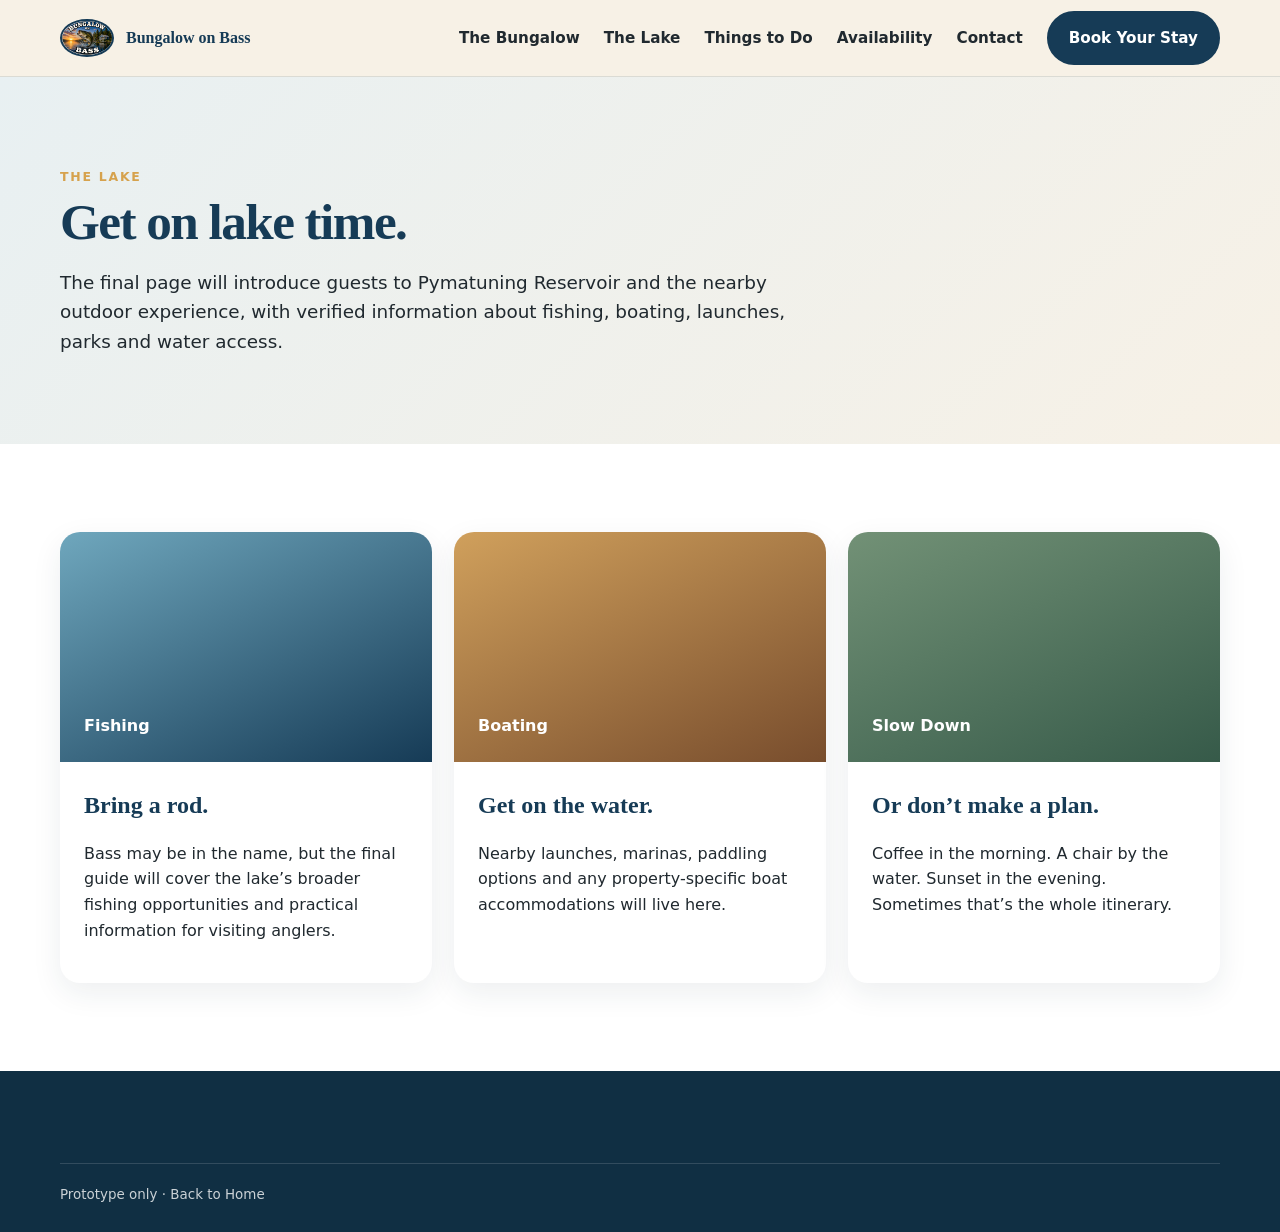
<file: bob/index.html>
<!doctype html><html lang="en"><head><meta charset="utf-8"><meta name="viewport" content="width=device-width,initial-scale=1"><title>The Lake | Bungalow on Bass</title><link rel="stylesheet" href="styles.css"></head><body>
<header class="site-header"><div class="container nav"><a class="brand" href="index.html"><img class="brand-mark" src="assets/bungalow-on-bass-sticker.png" alt="Bungalow on Bass logo"><span>Bungalow on Bass</span></a><nav class="nav-links"><a href="bungalow.html">The Bungalow</a><a href="lake.html">The Lake</a><a href="things-to-do.html">Things to Do</a><a href="availability.html">Availability</a><a href="contact.html">Contact</a><a class="btn" href="availability.html">Book Your Stay</a></nav></div></header>
<main><section class="page-hero"><div class="container"><div class="eyebrow">The Lake</div><h1>Get on lake time.</h1><p>The final page will introduce guests to Pymatuning Reservoir and the nearby outdoor experience, with verified information about fishing, boating, launches, parks and water access.</p></div></section><section class="section white"><div class="container"><div class="cards"><article class="card"><div class="card-media">Fishing</div><div class="card-body"><h3>Bring a rod.</h3><p>Bass may be in the name, but the final guide will cover the lake’s broader fishing opportunities and practical information for visiting anglers.</p></div></article><article class="card"><div class="card-media">Boating</div><div class="card-body"><h3>Get on the water.</h3><p>Nearby launches, marinas, paddling options and any property-specific boat accommodations will live here.</p></div></article><article class="card"><div class="card-media">Slow Down</div><div class="card-body"><h3>Or don’t make a plan.</h3><p>Coffee in the morning. A chair by the water. Sunset in the evening. Sometimes that’s the whole itinerary.</p></div></article></div></div></section></main><footer class="site-footer"><div class="container"><div class="footer-bottom">Prototype only · <a href="index.html">Back to Home</a></div></div></footer></body></html>
</file>
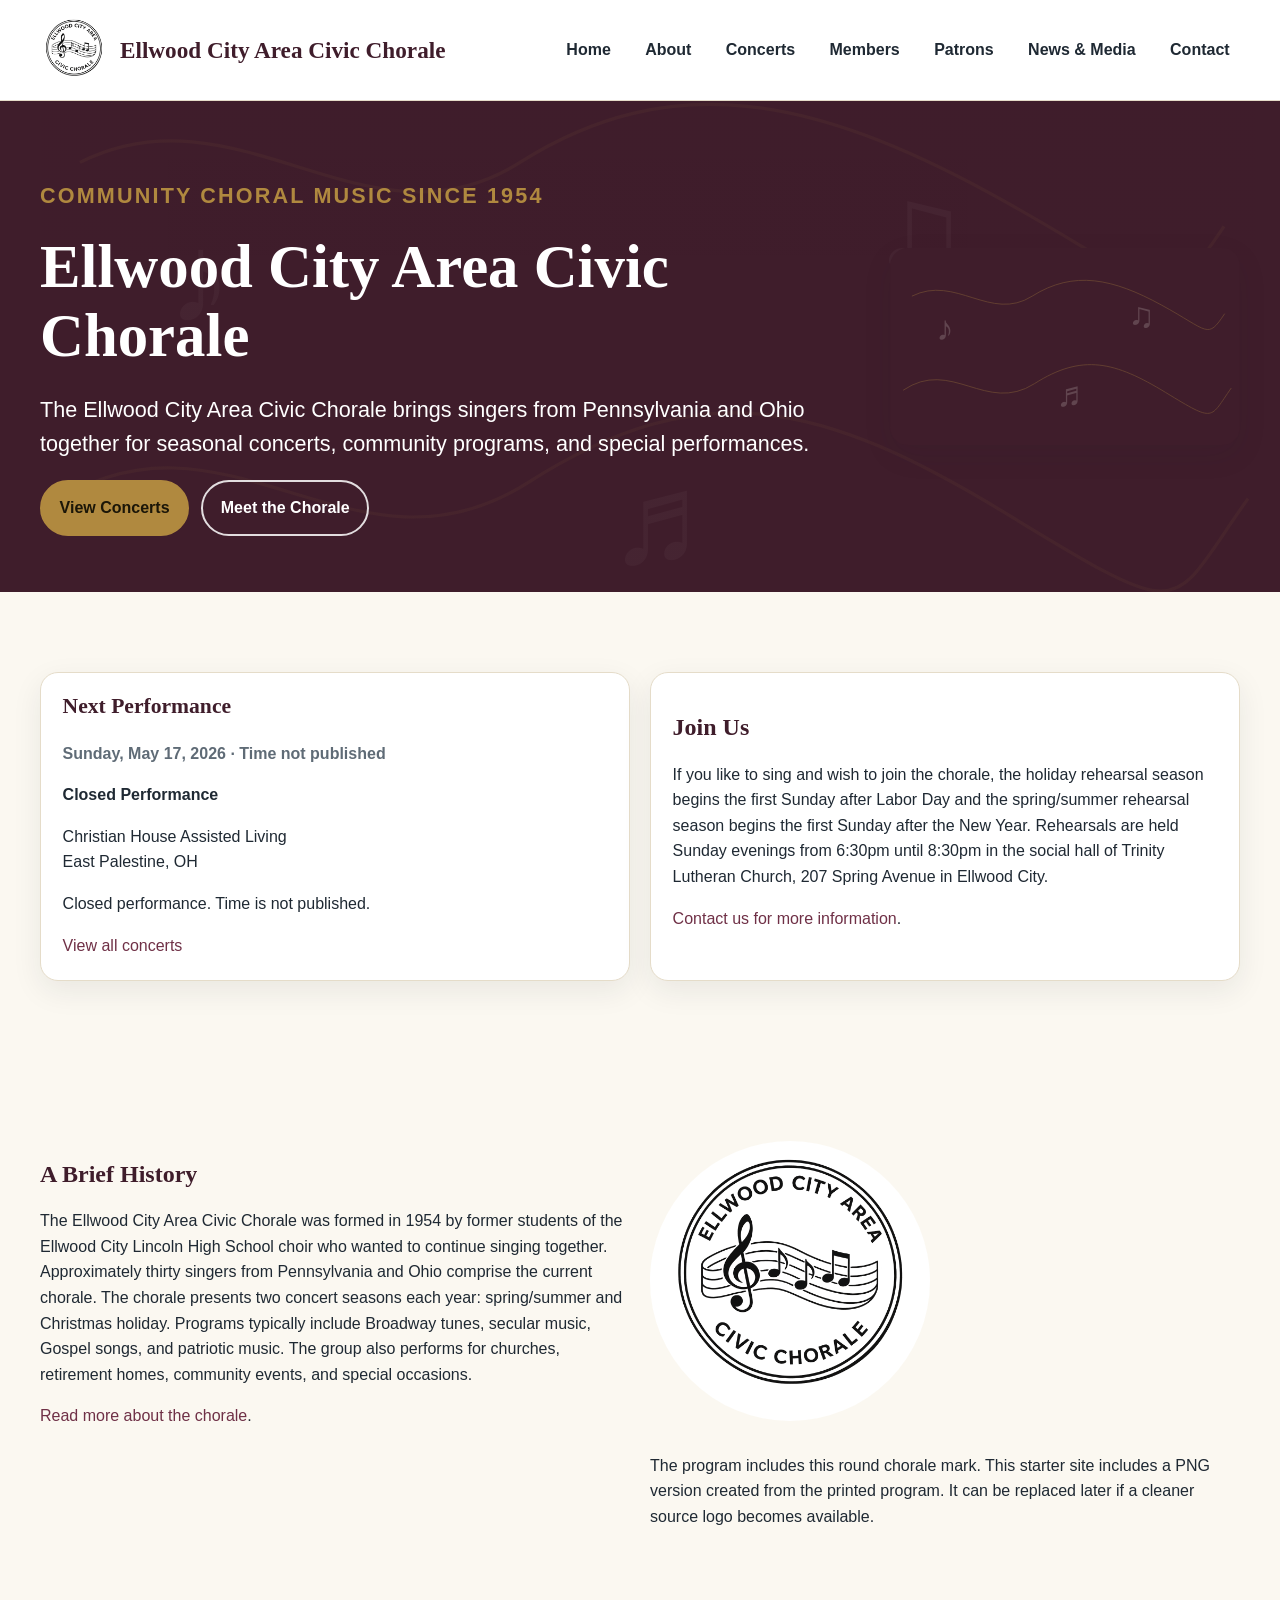
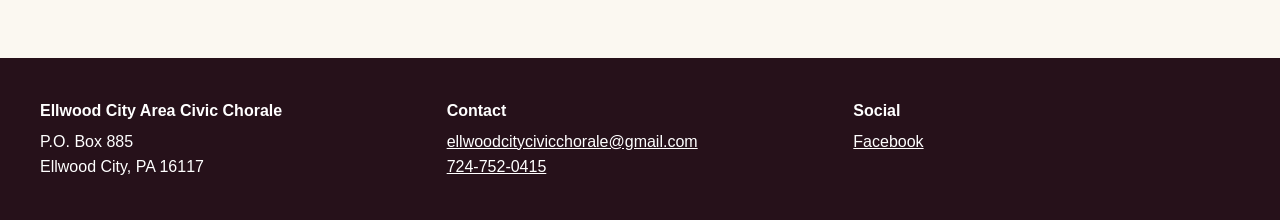
<file: ellwood-chorale-demo/index.html>
<!doctype html><html lang="en"><head><meta charset="utf-8"><meta name="viewport" content="width=device-width, initial-scale=1"><title>Home | Ellwood City Area Civic Chorale</title><meta name="description" content="Ellwood City Area Civic Chorale, a community chorale serving Ellwood City, Pennsylvania and surrounding communities."><link rel="stylesheet" href="assets/css/styles.css"></head><body><header class="site-header"><div class="container header-inner"><a class="brand" href="index.html"><img src="assets/images/chorale-logo.png" alt="Ellwood City Area Civic Chorale logo"><span>Ellwood City Area Civic Chorale</span></a><button class="menu-toggle" type="button" aria-controls="site-nav" aria-expanded="false" aria-label="Open navigation menu" data-menu-toggle><span class="menu-icon" aria-hidden="true"><span></span></span></button><nav id="site-nav" class="site-nav" aria-label="Main navigation">
  <a href="index.html">Home</a><a href="about.html">About</a><a href="concerts.html">Concerts</a><a href="members.html">Members</a><a href="patrons.html">Patrons</a><a href="media.html">News & Media</a><a href="contact.html">Contact</a>
</nav></div></header><main><section class="hero"><div class="container hero-grid"><div><p class="eyebrow">Community choral music since 1954</p><h1>Ellwood City Area Civic Chorale</h1><p>The Ellwood City Area Civic Chorale brings singers from Pennsylvania and Ohio together for seasonal concerts, community programs, and special performances.</p><div class="button-row"><a class="button" href="concerts.html">View Concerts</a><a class="button secondary" href="members.html">Meet the Chorale</a></div></div><img class="hero-image" src="assets/images/hero-placeholder.svg" alt="Decorative spring floral artwork"></div></section><section class="section"><div class="container grid two"><div class="card" data-next-concert><h3>Upcoming Concerts</h3><p>See our Concerts page for upcoming performances.</p></div><div class="card"><h2>Join Us</h2><p>If you like to sing and wish to join the chorale, the holiday rehearsal season begins the first Sunday after Labor Day and the spring/summer rehearsal season begins the first Sunday after the New Year. Rehearsals are held Sunday evenings from 6:30pm until 8:30pm in the social hall of Trinity Lutheran Church, 207 Spring Avenue in Ellwood City.</p><p><a href="contact.html">Contact us for more information</a>.</p></div></div></section><section class="section muted"><div class="container grid two"><div><h2>A Brief History</h2><p>The Ellwood City Area Civic Chorale was formed in 1954 by former students of the Ellwood City Lincoln High School choir who wanted to continue singing together. Approximately thirty singers from Pennsylvania and Ohio comprise the current chorale. The chorale presents two concert seasons each year: spring/summer and Christmas holiday. Programs typically include Broadway tunes, secular music, Gospel songs, and patriotic music. The group also performs for churches, retirement homes, community events, and special occasions.</p><p><a href="about.html">Read more about the chorale</a>.</p></div><div class="logo-feature"><img src="assets/images/chorale-logo.png" alt="Ellwood City Area Civic Chorale logo"><p>The program includes this round chorale mark. This starter site includes a PNG version created from the printed program. It can be replaced later if a cleaner source logo becomes available.</p></div></div></section></main><footer class="site-footer"><div class="container footer-grid"><div><strong>Ellwood City Area Civic Chorale</strong><p>P.O. Box 885<br>Ellwood City, PA 16117</p></div><div><strong>Contact</strong><p><a href="mailto:ellwoodcitycivicchorale@gmail.com">ellwoodcitycivicchorale@gmail.com</a><br><a href="tel:+17247520415">724-752-0415</a></p></div><div><strong>Social</strong><p><a href="https://www.facebook.com/ellwoodcityareacivicchorale1954" target="_blank" rel="noopener noreferrer">Facebook</a></p></div></div></footer><script src="assets/js/concerts-data.js"></script><script src="assets/js/render-concerts.js"></script><script src="assets/js/menu.js"></script></body></html>
</file>
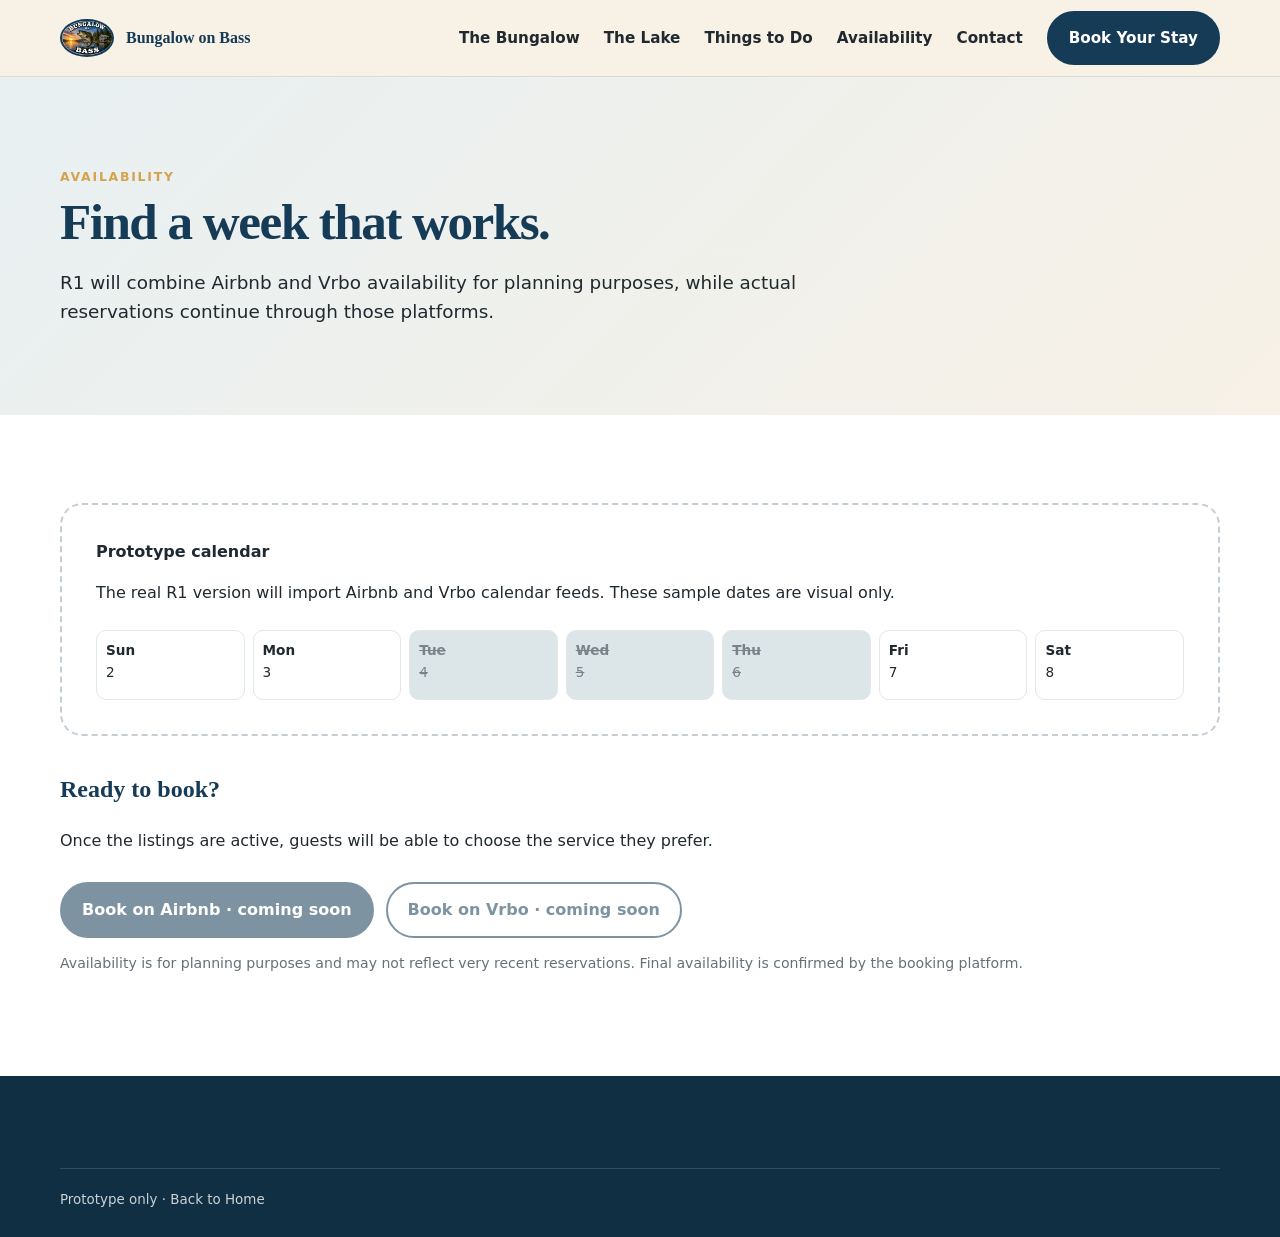
<file: bob/availability.html>
<!doctype html><html lang="en"><head><meta charset="utf-8"><meta name="viewport" content="width=device-width,initial-scale=1"><title>Availability | Bungalow on Bass</title><link rel="stylesheet" href="styles.css"></head><body>
<header class="site-header"><div class="container nav"><a class="brand" href="index.html"><img class="brand-mark" src="assets/bungalow-on-bass-sticker.png" alt="Bungalow on Bass logo"><span>Bungalow on Bass</span></a><nav class="nav-links"><a href="bungalow.html">The Bungalow</a><a href="lake.html">The Lake</a><a href="things-to-do.html">Things to Do</a><a href="availability.html">Availability</a><a href="contact.html">Contact</a><a class="btn" href="availability.html">Book Your Stay</a></nav></div></header>
<main><section class="page-hero"><div class="container"><div class="eyebrow">Availability</div><h1>Find a week that works.</h1><p>R1 will combine Airbnb and Vrbo availability for planning purposes, while actual reservations continue through those platforms.</p></div></section><section class="section white"><div class="container"><div class="placeholder-panel"><strong>Prototype calendar</strong><p>The real R1 version will import Airbnb and Vrbo calendar feeds. These sample dates are visual only.</p><div class="calendar-demo"><div class="day"><strong>Sun</strong><br>2</div><div class="day"><strong>Mon</strong><br>3</div><div class="day booked"><strong>Tue</strong><br>4</div><div class="day booked"><strong>Wed</strong><br>5</div><div class="day booked"><strong>Thu</strong><br>6</div><div class="day"><strong>Fri</strong><br>7</div><div class="day"><strong>Sat</strong><br>8</div></div></div><div style="margin-top:34px"><h2 style="font-family:Georgia,serif;color:var(--navy)">Ready to book?</h2><p>Once the listings are active, guests will be able to choose the service they prefer.</p><div class="hero-actions"><span class="btn" style="opacity:.55">Book on Airbnb · coming soon</span><span class="btn alt" style="opacity:.55">Book on Vrbo · coming soon</span></div><p class="notice">Availability is for planning purposes and may not reflect very recent reservations. Final availability is confirmed by the booking platform.</p></div></div></section></main><footer class="site-footer"><div class="container"><div class="footer-bottom">Prototype only · <a href="index.html">Back to Home</a></div></div></footer></body></html>
</file>
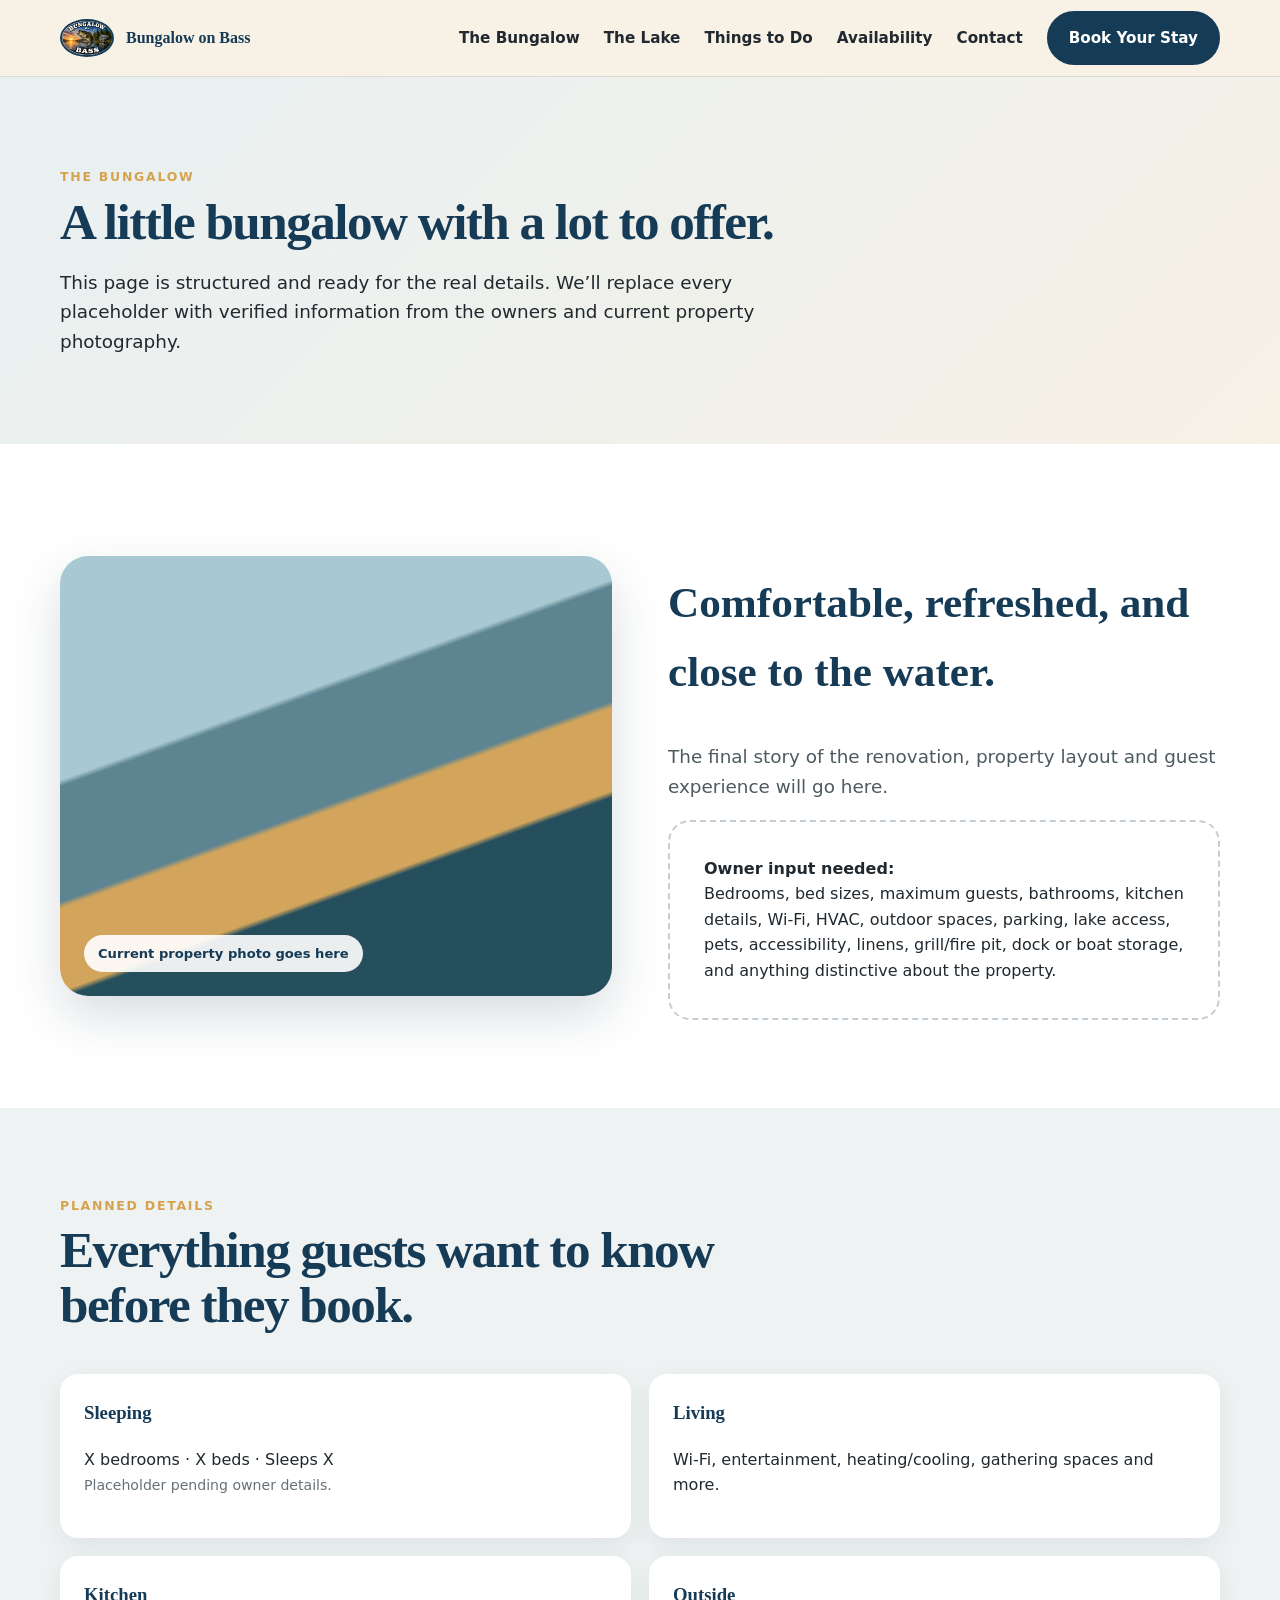
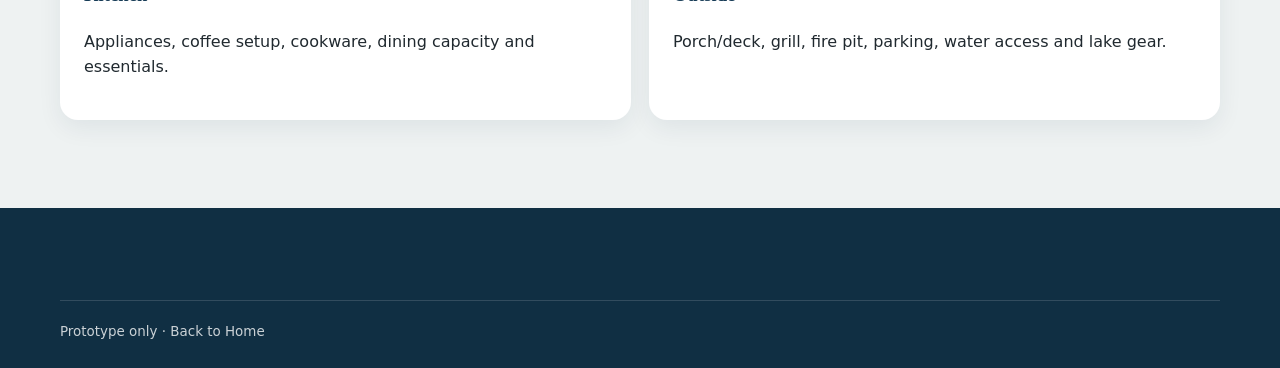
<file: bob/bungalow.html>
<!doctype html><html lang="en"><head><meta charset="utf-8"><meta name="viewport" content="width=device-width,initial-scale=1"><title>The Bungalow | Bungalow on Bass</title><link rel="stylesheet" href="styles.css"></head><body>
<header class="site-header"><div class="container nav"><a class="brand" href="index.html"><img class="brand-mark" src="assets/bungalow-on-bass-sticker.png" alt="Bungalow on Bass logo"><span>Bungalow on Bass</span></a><nav class="nav-links"><a href="bungalow.html">The Bungalow</a><a href="lake.html">The Lake</a><a href="things-to-do.html">Things to Do</a><a href="availability.html">Availability</a><a href="contact.html">Contact</a><a class="btn" href="availability.html">Book Your Stay</a></nav></div></header>
<main><section class="page-hero"><div class="container"><div class="eyebrow">The Bungalow</div><h1>A little bungalow with a lot to offer.</h1><p>This page is structured and ready for the real details. We’ll replace every placeholder with verified information from the owners and current property photography.</p></div></section><section class="section white"><div class="container"><div class="split"><div class="photo-placeholder"></div><div><h2 style="font-family:Georgia,serif;color:var(--navy);font-size:2.7rem">Comfortable, refreshed, and close to the water.</h2><p class="lead">The final story of the renovation, property layout and guest experience will go here.</p><div class="placeholder-panel"><strong>Owner input needed:</strong><br>Bedrooms, bed sizes, maximum guests, bathrooms, kitchen details, Wi-Fi, HVAC, outdoor spaces, parking, lake access, pets, accessibility, linens, grill/fire pit, dock or boat storage, and anything distinctive about the property.</div></div></div></div></section><section class="section mist"><div class="container"><div class="section-header"><div class="eyebrow">Planned details</div><h2>Everything guests want to know before they book.</h2></div><div class="list-grid"><div class="info-list"><h3>Sleeping</h3><p>X bedrooms · X beds · Sleeps X<br><span class="notice">Placeholder pending owner details.</span></p></div><div class="info-list"><h3>Living</h3><p>Wi-Fi, entertainment, heating/cooling, gathering spaces and more.</p></div><div class="info-list"><h3>Kitchen</h3><p>Appliances, coffee setup, cookware, dining capacity and essentials.</p></div><div class="info-list"><h3>Outside</h3><p>Porch/deck, grill, fire pit, parking, water access and lake gear.</p></div></div></div></section></main><footer class="site-footer"><div class="container"><div class="footer-bottom">Prototype only · <a href="index.html">Back to Home</a></div></div></footer></body></html>
</file>
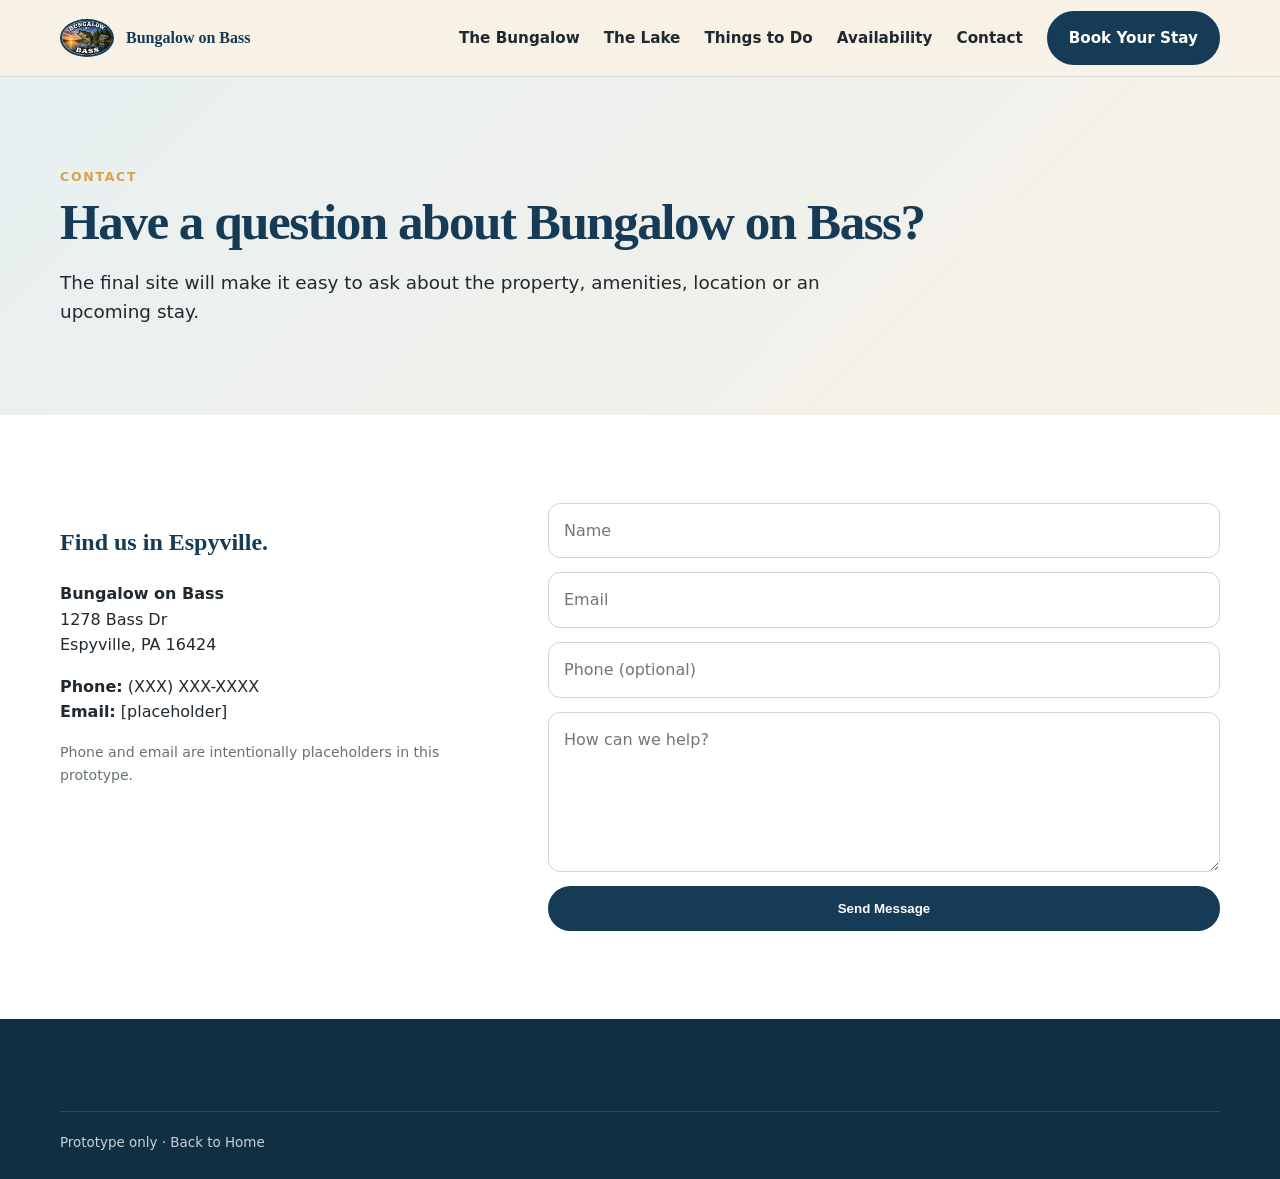
<file: bob/contact.html>
<!doctype html><html lang="en"><head><meta charset="utf-8"><meta name="viewport" content="width=device-width,initial-scale=1"><title>Contact | Bungalow on Bass</title><link rel="stylesheet" href="styles.css"></head><body>
<header class="site-header"><div class="container nav"><a class="brand" href="index.html"><img class="brand-mark" src="assets/bungalow-on-bass-sticker.png" alt="Bungalow on Bass logo"><span>Bungalow on Bass</span></a><nav class="nav-links"><a href="bungalow.html">The Bungalow</a><a href="lake.html">The Lake</a><a href="things-to-do.html">Things to Do</a><a href="availability.html">Availability</a><a href="contact.html">Contact</a><a class="btn" href="availability.html">Book Your Stay</a></nav></div></header>
<main><section class="page-hero"><div class="container"><div class="eyebrow">Contact</div><h1>Have a question about Bungalow on Bass?</h1><p>The final site will make it easy to ask about the property, amenities, location or an upcoming stay.</p></div></section><section class="section white"><div class="container contact-grid"><div><h2 style="font-family:Georgia,serif;color:var(--navy)">Find us in Espyville.</h2><p><strong>Bungalow on Bass</strong><br>1278 Bass Dr<br>Espyville, PA 16424</p><p><strong>Phone:</strong> (XXX) XXX-XXXX<br><strong>Email:</strong> [placeholder]</p><p class="notice">Phone and email are intentionally placeholders in this prototype.</p></div><form onsubmit="event.preventDefault(); alert('Prototype only — this form is not connected yet.');"><input aria-label="Name" placeholder="Name"><input aria-label="Email" type="email" placeholder="Email"><input aria-label="Phone" placeholder="Phone (optional)"><textarea aria-label="Message" placeholder="How can we help?"></textarea><button class="btn" type="submit">Send Message</button></form></div></section></main><footer class="site-footer"><div class="container"><div class="footer-bottom">Prototype only · <a href="index.html">Back to Home</a></div></div></footer></body></html>
</file>
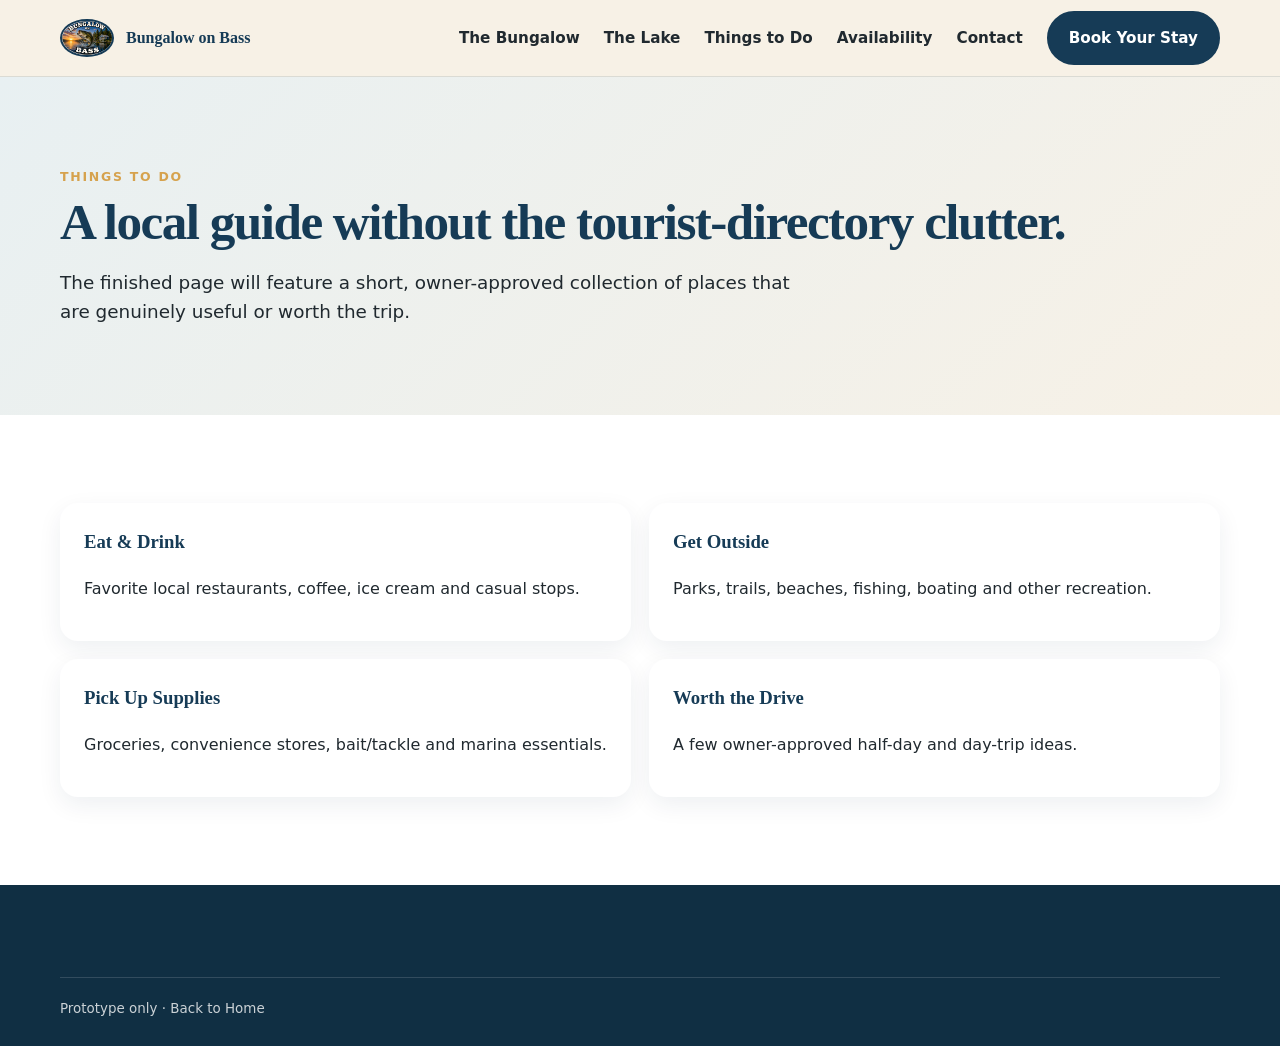
<file: bob/things-to-do.html>
<!doctype html><html lang="en"><head><meta charset="utf-8"><meta name="viewport" content="width=device-width,initial-scale=1"><title>Things to Do | Bungalow on Bass</title><link rel="stylesheet" href="styles.css"></head><body>
<header class="site-header"><div class="container nav"><a class="brand" href="index.html"><img class="brand-mark" src="assets/bungalow-on-bass-sticker.png" alt="Bungalow on Bass logo"><span>Bungalow on Bass</span></a><nav class="nav-links"><a href="bungalow.html">The Bungalow</a><a href="lake.html">The Lake</a><a href="things-to-do.html">Things to Do</a><a href="availability.html">Availability</a><a href="contact.html">Contact</a><a class="btn" href="availability.html">Book Your Stay</a></nav></div></header>
<main><section class="page-hero"><div class="container"><div class="eyebrow">Things to Do</div><h1>A local guide without the tourist-directory clutter.</h1><p>The finished page will feature a short, owner-approved collection of places that are genuinely useful or worth the trip.</p></div></section><section class="section white"><div class="container"><div class="list-grid"><div class="info-list"><h3>Eat & Drink</h3><p>Favorite local restaurants, coffee, ice cream and casual stops.</p></div><div class="info-list"><h3>Get Outside</h3><p>Parks, trails, beaches, fishing, boating and other recreation.</p></div><div class="info-list"><h3>Pick Up Supplies</h3><p>Groceries, convenience stores, bait/tackle and marina essentials.</p></div><div class="info-list"><h3>Worth the Drive</h3><p>A few owner-approved half-day and day-trip ideas.</p></div></div></div></section></main><footer class="site-footer"><div class="container"><div class="footer-bottom">Prototype only · <a href="index.html">Back to Home</a></div></div></footer></body></html>
</file>
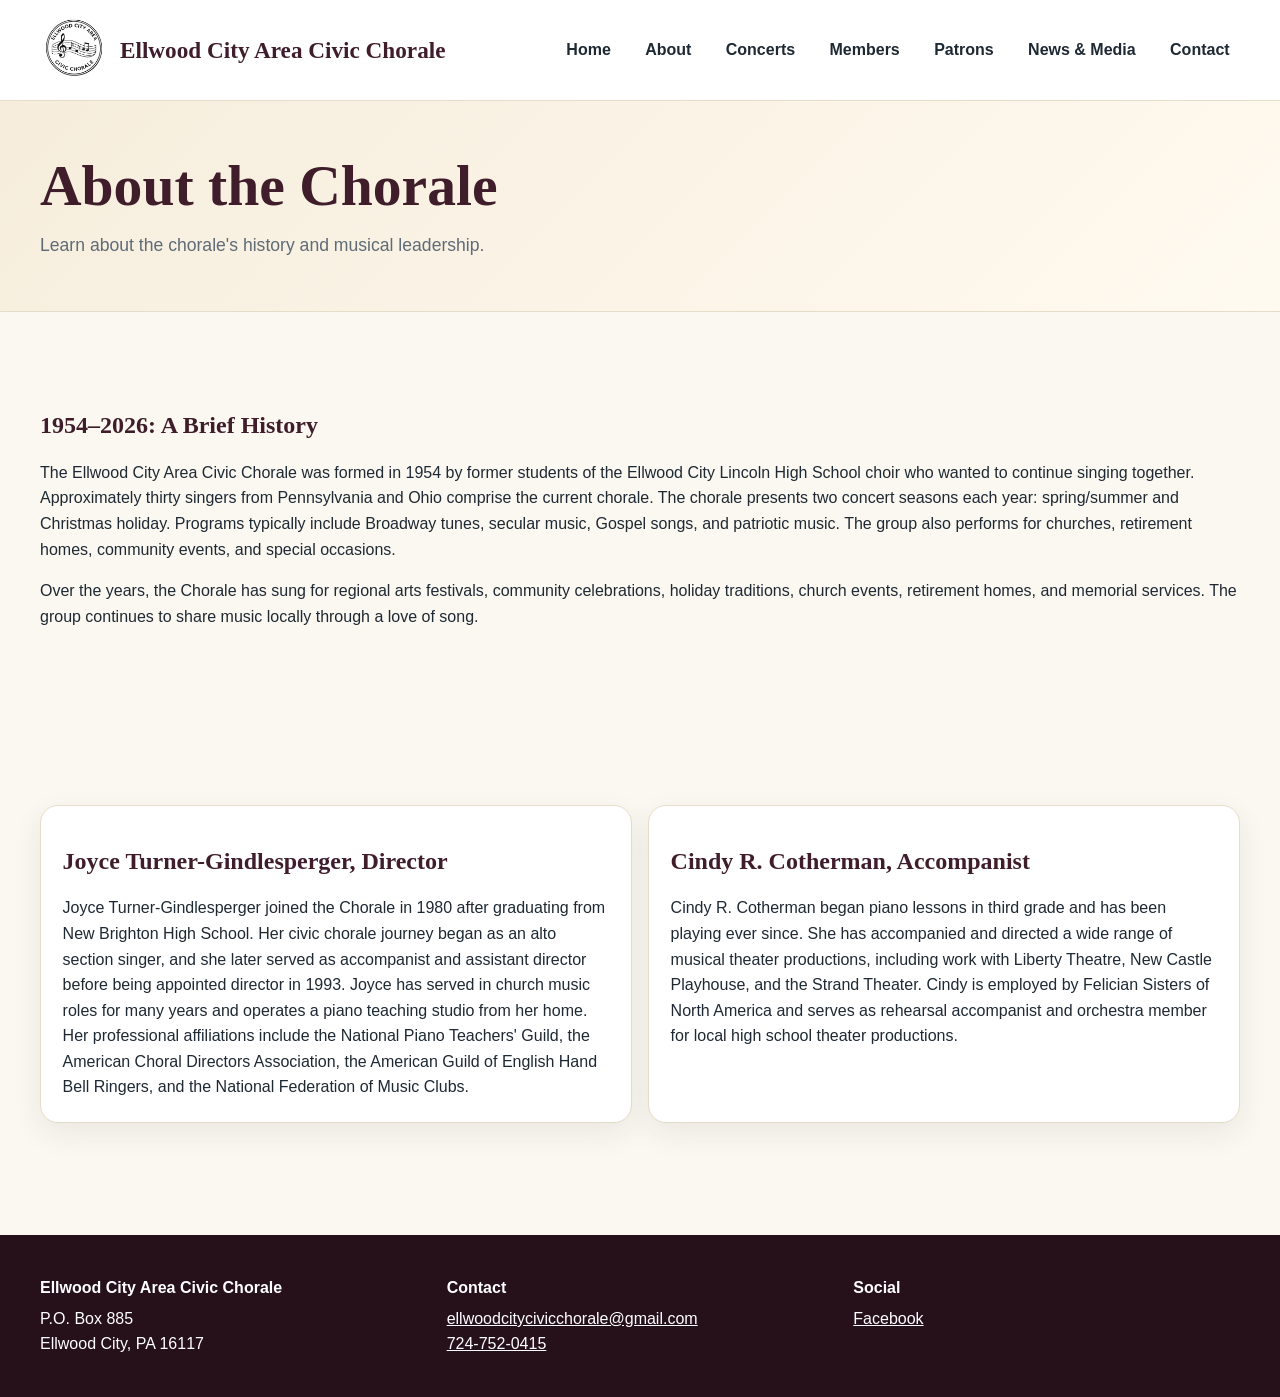
<file: ellwood-chorale-demo/about.html>
<!doctype html><html lang="en"><head><meta charset="utf-8"><meta name="viewport" content="width=device-width, initial-scale=1"><title>About | Ellwood City Area Civic Chorale</title><meta name="description" content="Ellwood City Area Civic Chorale, a community chorale serving Ellwood City, Pennsylvania and surrounding communities."><link rel="stylesheet" href="assets/css/styles.css"></head><body><header class="site-header"><div class="container header-inner"><a class="brand" href="index.html"><img src="assets/images/chorale-logo.png" alt="Ellwood City Area Civic Chorale logo"><span>Ellwood City Area Civic Chorale</span></a><button class="menu-toggle" type="button" aria-controls="site-nav" aria-expanded="false" aria-label="Open navigation menu" data-menu-toggle><span class="menu-icon" aria-hidden="true"><span></span></span></button><nav id="site-nav" class="site-nav" aria-label="Main navigation">
  <a href="index.html">Home</a><a href="about.html">About</a><a href="concerts.html">Concerts</a><a href="members.html">Members</a><a href="patrons.html">Patrons</a><a href="media.html">News & Media</a><a href="contact.html">Contact</a>
</nav></div></header><main><section class="page-title"><div class="container"><h1>About the Chorale</h1><p>Learn about the chorale's history and musical leadership.</p></div></section><section class="section"><div class="container"><h2>1954–2026: A Brief History</h2><p>The Ellwood City Area Civic Chorale was formed in 1954 by former students of the Ellwood City Lincoln High School choir who wanted to continue singing together. Approximately thirty singers from Pennsylvania and Ohio comprise the current chorale. The chorale presents two concert seasons each year: spring/summer and Christmas holiday. Programs typically include Broadway tunes, secular music, Gospel songs, and patriotic music. The group also performs for churches, retirement homes, community events, and special occasions.</p><p>Over the years, the Chorale has sung for regional arts festivals, community celebrations, holiday traditions, church events, retirement homes, and memorial services. The group continues to share music locally through a love of song.</p></div></section><section class="section muted"><div class="container bio-grid"><article class="card"><h2>Joyce Turner-Gindlesperger, Director</h2><p>Joyce Turner-Gindlesperger joined the Chorale in 1980 after graduating from New Brighton High School. Her civic chorale journey began as an alto section singer, and she later served as accompanist and assistant director before being appointed director in 1993. Joyce has served in church music roles for many years and operates a piano teaching studio from her home. Her professional affiliations include the National Piano Teachers' Guild, the American Choral Directors Association, the American Guild of English Hand Bell Ringers, and the National Federation of Music Clubs.</p></article><article class="card"><h2>Cindy R. Cotherman, Accompanist</h2><p>Cindy R. Cotherman began piano lessons in third grade and has been playing ever since. She has accompanied and directed a wide range of musical theater productions, including work with Liberty Theatre, New Castle Playhouse, and the Strand Theater. Cindy is employed by Felician Sisters of North America and serves as rehearsal accompanist and orchestra member for local high school theater productions.</p></article></div></section></main><footer class="site-footer"><div class="container footer-grid"><div><strong>Ellwood City Area Civic Chorale</strong><p>P.O. Box 885<br>Ellwood City, PA 16117</p></div><div><strong>Contact</strong><p><a href="mailto:ellwoodcitycivicchorale@gmail.com">ellwoodcitycivicchorale@gmail.com</a><br><a href="tel:+17247520415">724-752-0415</a></p></div><div><strong>Social</strong><p><a href="https://www.facebook.com/ellwoodcityareacivicchorale1954" target="_blank" rel="noopener noreferrer">Facebook</a></p></div></div></footer><script src="assets/js/menu.js"></script></body></html>
</file>
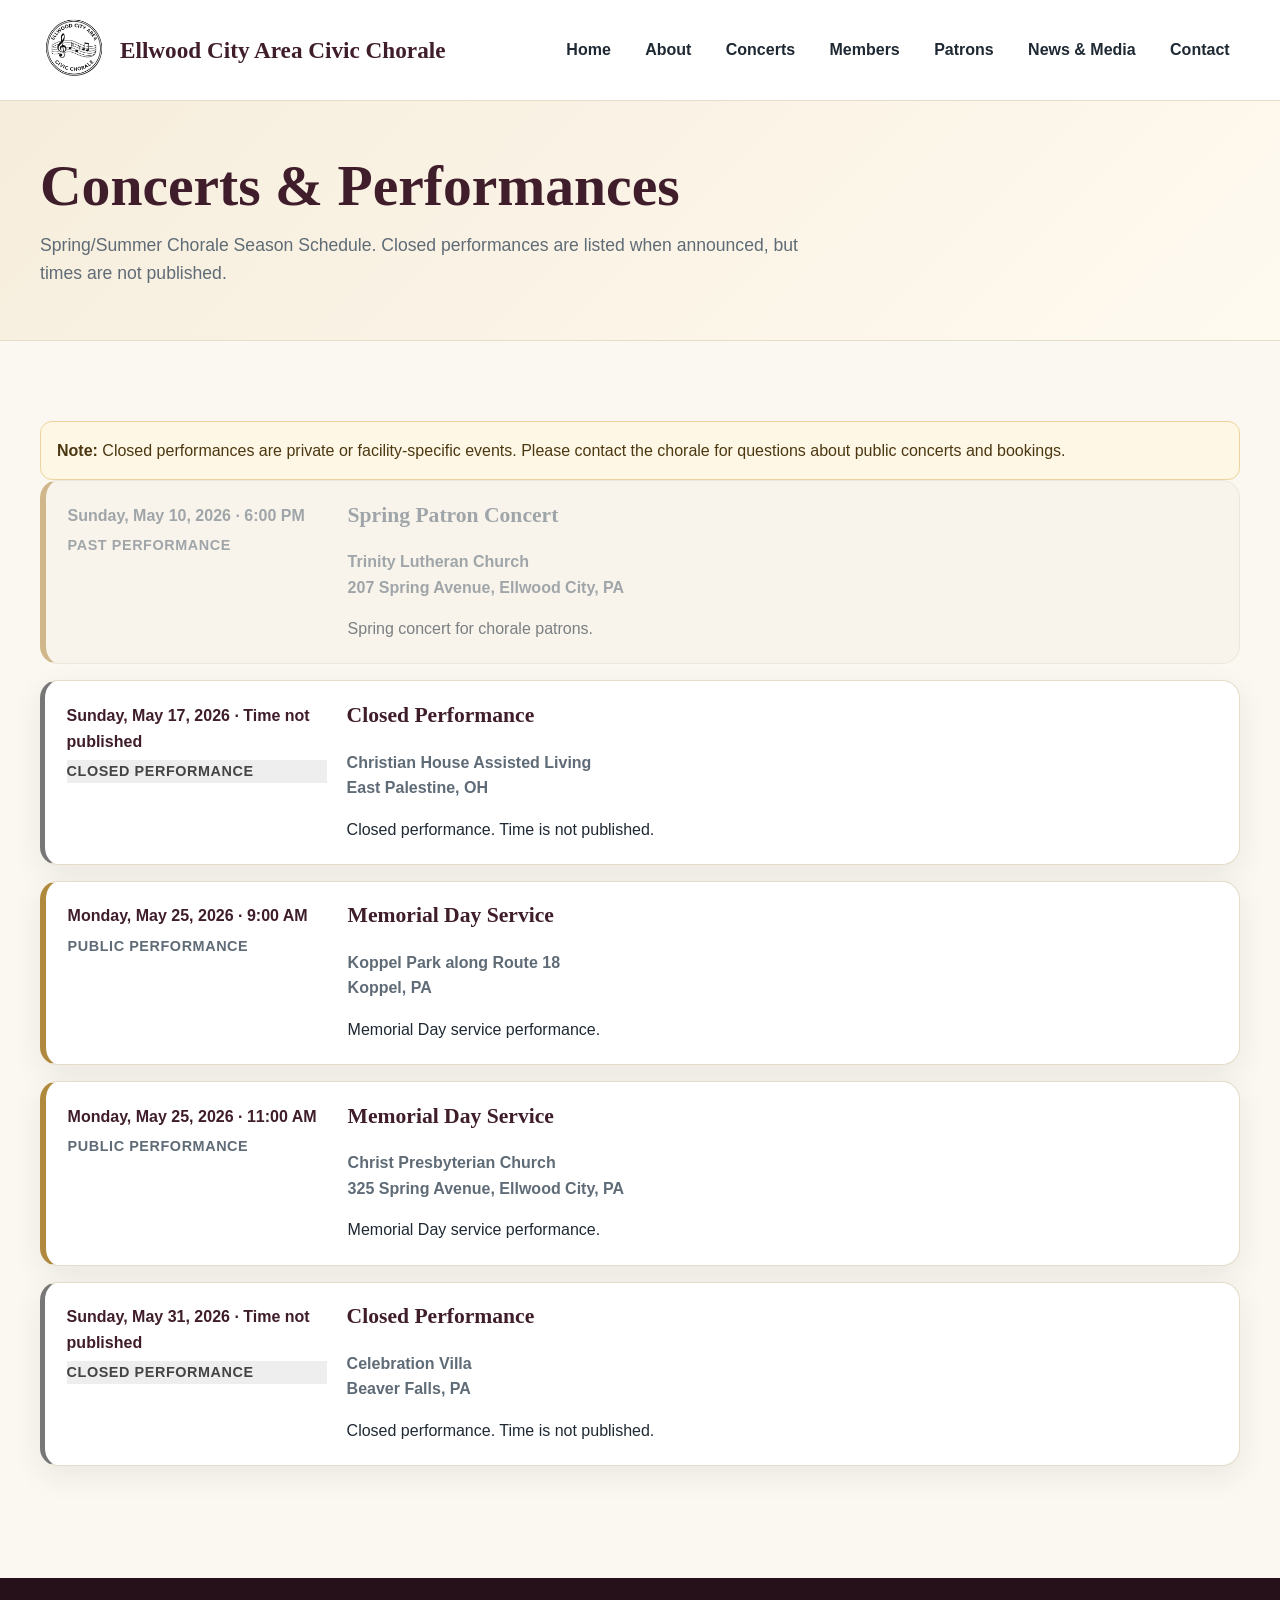
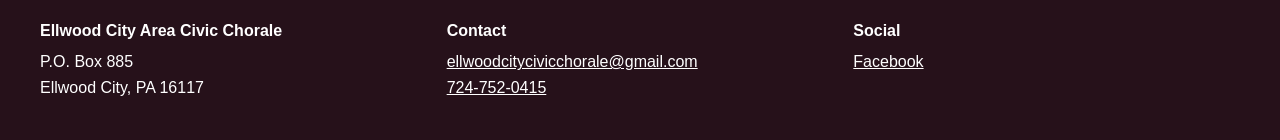
<file: ellwood-chorale-demo/concerts.html>
<!doctype html><html lang="en"><head><meta charset="utf-8"><meta name="viewport" content="width=device-width, initial-scale=1"><title>Concerts | Ellwood City Area Civic Chorale</title><meta name="description" content="Ellwood City Area Civic Chorale, a community chorale serving Ellwood City, Pennsylvania and surrounding communities."><link rel="stylesheet" href="assets/css/styles.css"></head><body><header class="site-header"><div class="container header-inner"><a class="brand" href="index.html"><img src="assets/images/chorale-logo.png" alt="Ellwood City Area Civic Chorale logo"><span>Ellwood City Area Civic Chorale</span></a><button class="menu-toggle" type="button" aria-controls="site-nav" aria-expanded="false" aria-label="Open navigation menu" data-menu-toggle><span class="menu-icon" aria-hidden="true"><span></span></span></button><nav id="site-nav" class="site-nav" aria-label="Main navigation">
  <a href="index.html">Home</a><a href="about.html">About</a><a href="concerts.html">Concerts</a><a href="members.html">Members</a><a href="patrons.html">Patrons</a><a href="media.html">News & Media</a><a href="contact.html">Contact</a>
</nav></div></header><main><section class="page-title"><div class="container"><h1>Concerts & Performances</h1><p>Spring/Summer Chorale Season Schedule. Closed performances are listed when announced, but times are not published.</p></div></section><section class="section"><div class="container"><div class="notice"><strong>Note:</strong> Closed performances are private or facility-specific events. Please contact the chorale for questions about public concerts and bookings.</div><div class="concert-list" data-concert-list><p>Loading concert schedule...</p></div><noscript><p>Please enable JavaScript or contact the chorale for the current concert schedule.</p></noscript></div></section></main><footer class="site-footer"><div class="container footer-grid"><div><strong>Ellwood City Area Civic Chorale</strong><p>P.O. Box 885<br>Ellwood City, PA 16117</p></div><div><strong>Contact</strong><p><a href="mailto:ellwoodcitycivicchorale@gmail.com">ellwoodcitycivicchorale@gmail.com</a><br><a href="tel:+17247520415">724-752-0415</a></p></div><div><strong>Social</strong><p><a href="https://www.facebook.com/ellwoodcityareacivicchorale1954" target="_blank" rel="noopener noreferrer">Facebook</a></p></div></div></footer><script src="assets/js/concerts-data.js"></script><script src="assets/js/render-concerts.js"></script><script src="assets/js/menu.js"></script></body></html>
</file>
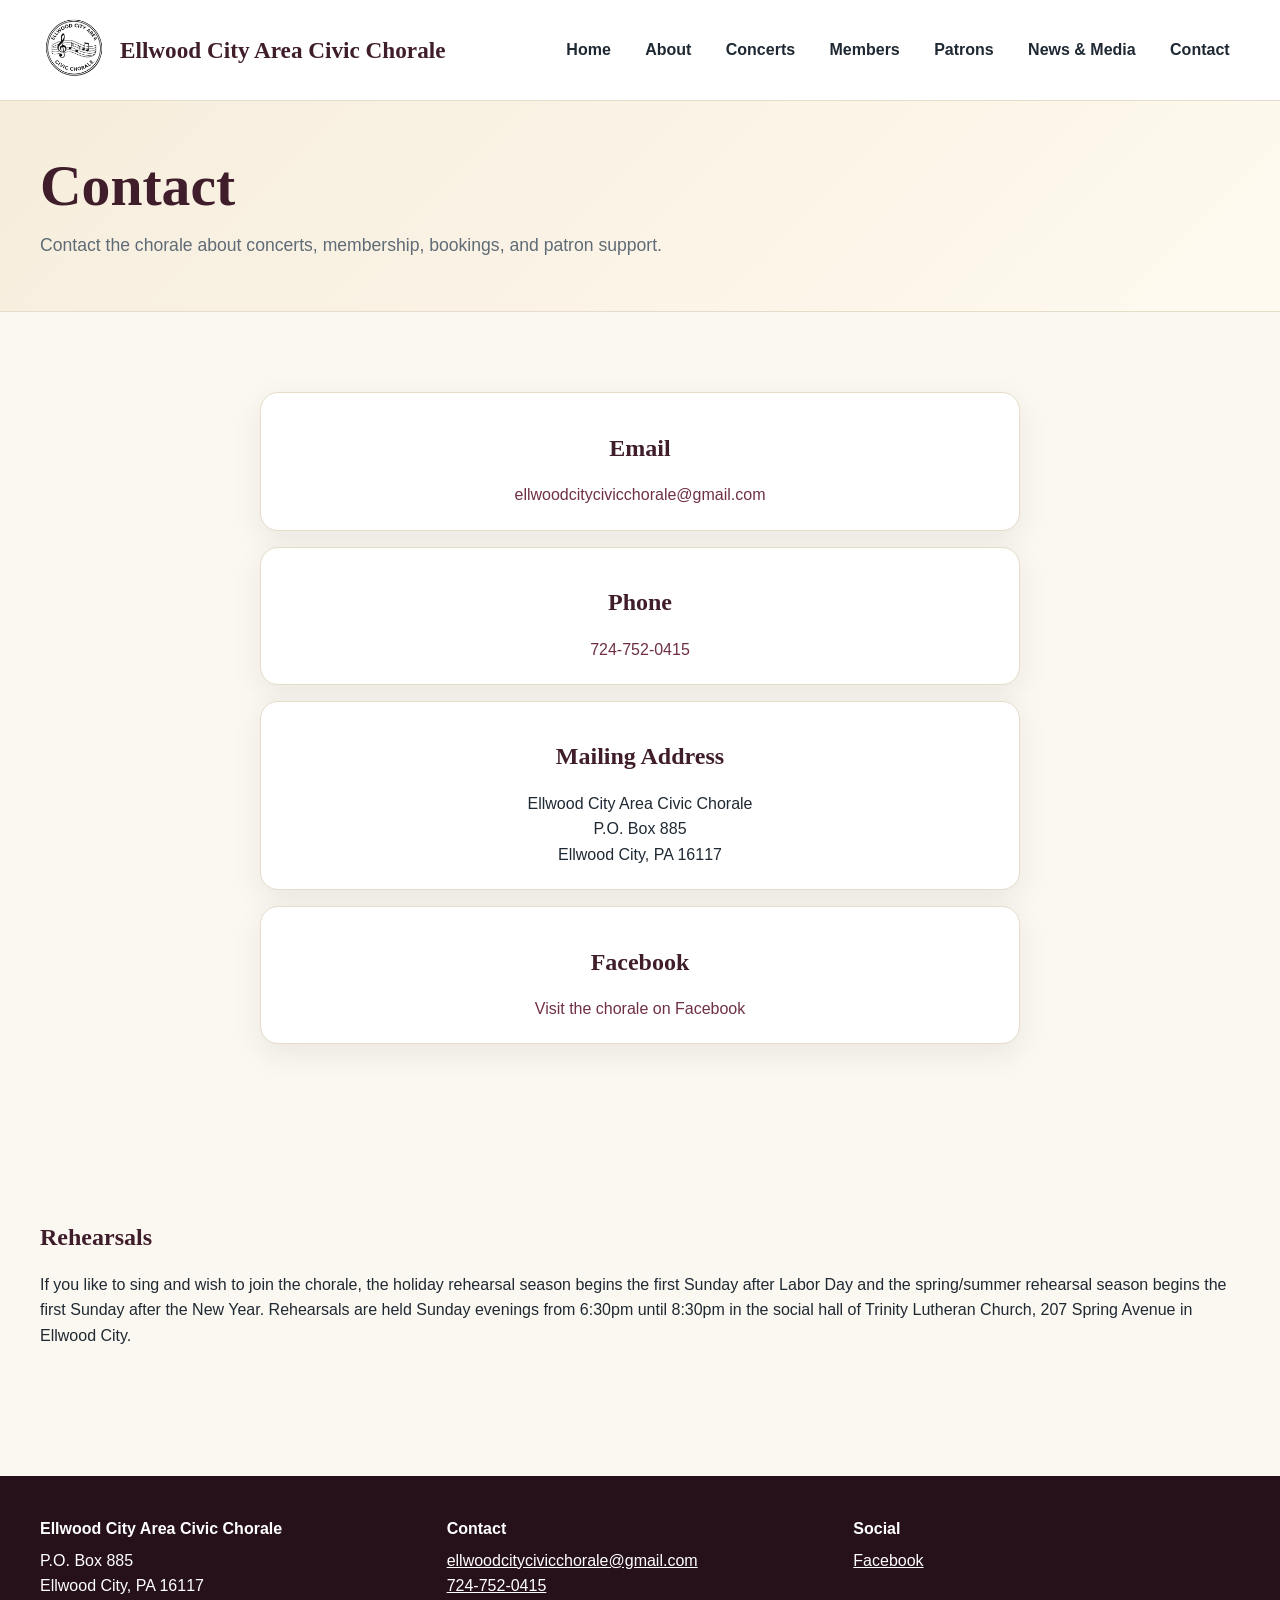
<file: ellwood-chorale-demo/contact.html>
<!DOCTYPE html>
<html lang="en"><head><meta charset="utf-8"/><meta content="width=device-width, initial-scale=1" name="viewport"/><title>Contact | Ellwood City Area Civic Chorale</title><meta content="Ellwood City Area Civic Chorale, a community chorale serving Ellwood City, Pennsylvania and surrounding communities." name="description"/><link href="assets/css/styles.css" rel="stylesheet"/></head><body><header class="site-header"><div class="container header-inner"><a class="brand" href="index.html"><img alt="Ellwood City Area Civic Chorale logo" src="assets/images/chorale-logo.png"/><span>Ellwood City Area Civic Chorale</span></a><button class="menu-toggle" type="button" aria-controls="site-nav" aria-expanded="false" aria-label="Open navigation menu" data-menu-toggle><span class="menu-icon" aria-hidden="true"><span></span></span></button><nav id="site-nav" aria-label="Main navigation" class="site-nav">
<a href="index.html">Home</a><a href="about.html">About</a><a href="concerts.html">Concerts</a><a href="members.html">Members</a><a href="patrons.html">Patrons</a><a href="media.html">News &amp; Media</a><a href="contact.html">Contact</a>
</nav></div></header><main><section class="page-title"><div class="container"><h1>Contact</h1><p>Contact the chorale about concerts, membership, bookings, and patron support.</p></div></section><section class="section"><div class="contact-stack"><article class="card"><h2>Email</h2><p><a href="mailto:ellwoodcitycivicchorale@gmail.com">ellwoodcitycivicchorale@gmail.com</a></p></article><article class="card"><h2>Phone</h2><p><a href="tel:+17247520415">724-752-0415</a></p></article><article class="card"><h2>Mailing Address</h2><p>Ellwood City Area Civic Chorale<br/>P.O. Box 885<br/>Ellwood City, PA 16117</p></article><article class="card"><h2>Facebook</h2><p><a href="https://www.facebook.com/ellwoodcityareacivicchorale1954" rel="noopener noreferrer" target="_blank">Visit the chorale on Facebook</a></p></article></div></section><section class="section muted"><div class="container"><h2>Rehearsals</h2><p>If you like to sing and wish to join the chorale, the holiday rehearsal season begins the first Sunday after Labor Day and the spring/summer rehearsal season begins the first Sunday after the New Year. Rehearsals are held Sunday evenings from 6:30pm until 8:30pm in the social hall of Trinity Lutheran Church, 207 Spring Avenue in Ellwood City.</p></div></section></main><footer class="site-footer"><div class="container footer-grid"><div><strong>Ellwood City Area Civic Chorale</strong><p>P.O. Box 885<br/>Ellwood City, PA 16117</p></div><div><strong>Contact</strong><p><a href="mailto:ellwoodcitycivicchorale@gmail.com">ellwoodcitycivicchorale@gmail.com</a><br/><a href="tel:+17247520415">724-752-0415</a></p></div><div><strong>Social</strong><p><a href="https://www.facebook.com/ellwoodcityareacivicchorale1954" rel="noopener noreferrer" target="_blank">Facebook</a></p></div></div></footer><script src="assets/js/menu.js"></script></body></html>
</file>
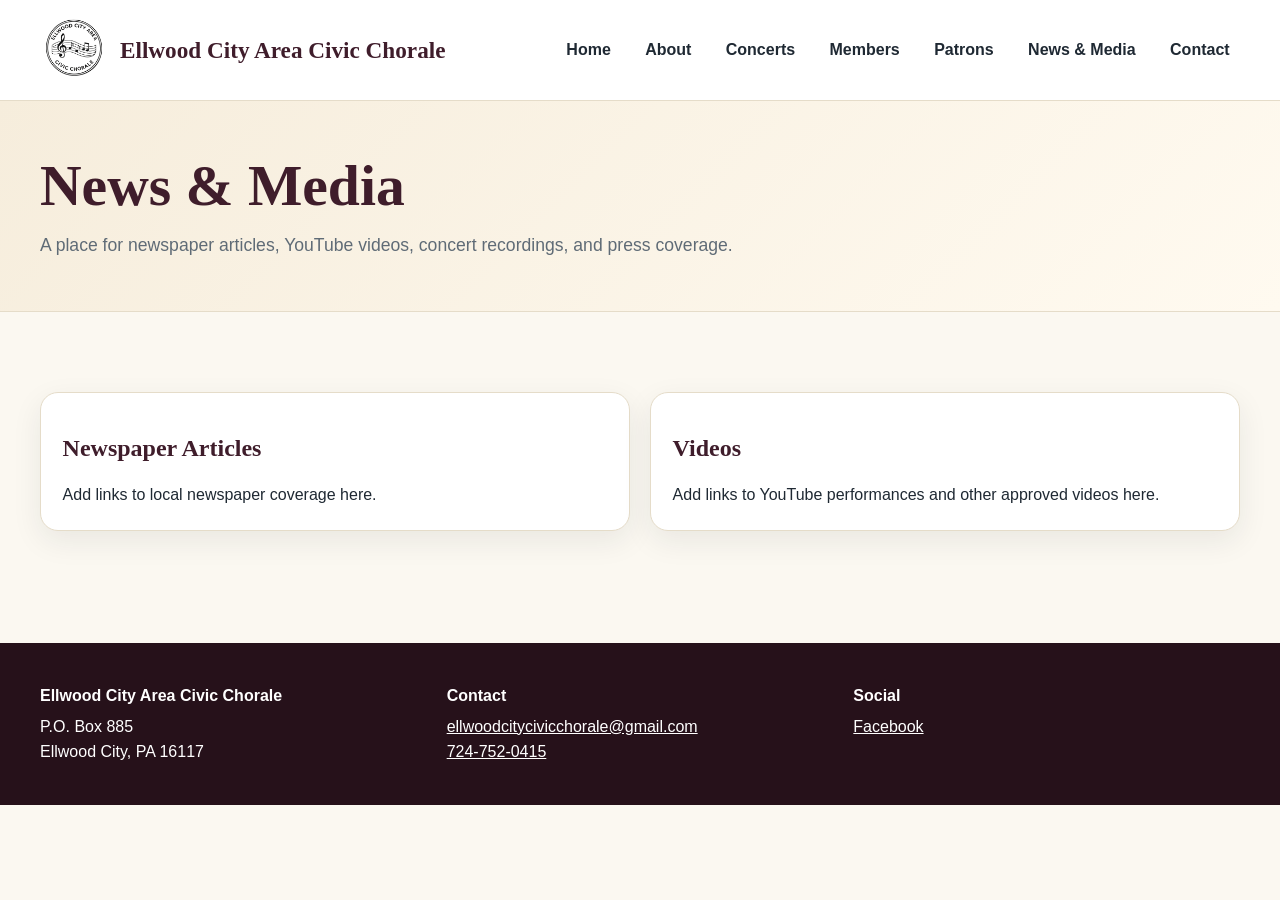
<file: ellwood-chorale-demo/media.html>
<!doctype html><html lang="en"><head><meta charset="utf-8"><meta name="viewport" content="width=device-width, initial-scale=1"><title>News & Media | Ellwood City Area Civic Chorale</title><meta name="description" content="Ellwood City Area Civic Chorale, a community chorale serving Ellwood City, Pennsylvania and surrounding communities."><link rel="stylesheet" href="assets/css/styles.css"></head><body><header class="site-header"><div class="container header-inner"><a class="brand" href="index.html"><img src="assets/images/chorale-logo.png" alt="Ellwood City Area Civic Chorale logo"><span>Ellwood City Area Civic Chorale</span></a><button class="menu-toggle" type="button" aria-controls="site-nav" aria-expanded="false" aria-label="Open navigation menu" data-menu-toggle><span class="menu-icon" aria-hidden="true"><span></span></span></button><nav id="site-nav" class="site-nav" aria-label="Main navigation">
  <a href="index.html">Home</a><a href="about.html">About</a><a href="concerts.html">Concerts</a><a href="members.html">Members</a><a href="patrons.html">Patrons</a><a href="media.html">News & Media</a><a href="contact.html">Contact</a>
</nav></div></header><main><section class="page-title"><div class="container"><h1>News & Media</h1><p>A place for newspaper articles, YouTube videos, concert recordings, and press coverage.</p></div></section><section class="section"><div class="container grid two"><article class="card"><h2>Newspaper Articles</h2><p>Add links to local newspaper coverage here.</p></article><article class="card"><h2>Videos</h2><p>Add links to YouTube performances and other approved videos here.</p></article></div></section></main><footer class="site-footer"><div class="container footer-grid"><div><strong>Ellwood City Area Civic Chorale</strong><p>P.O. Box 885<br>Ellwood City, PA 16117</p></div><div><strong>Contact</strong><p><a href="mailto:ellwoodcitycivicchorale@gmail.com">ellwoodcitycivicchorale@gmail.com</a><br><a href="tel:+17247520415">724-752-0415</a></p></div><div><strong>Social</strong><p><a href="https://www.facebook.com/ellwoodcityareacivicchorale1954" target="_blank" rel="noopener noreferrer">Facebook</a></p></div></div></footer><script src="assets/js/menu.js"></script></body></html>
</file>
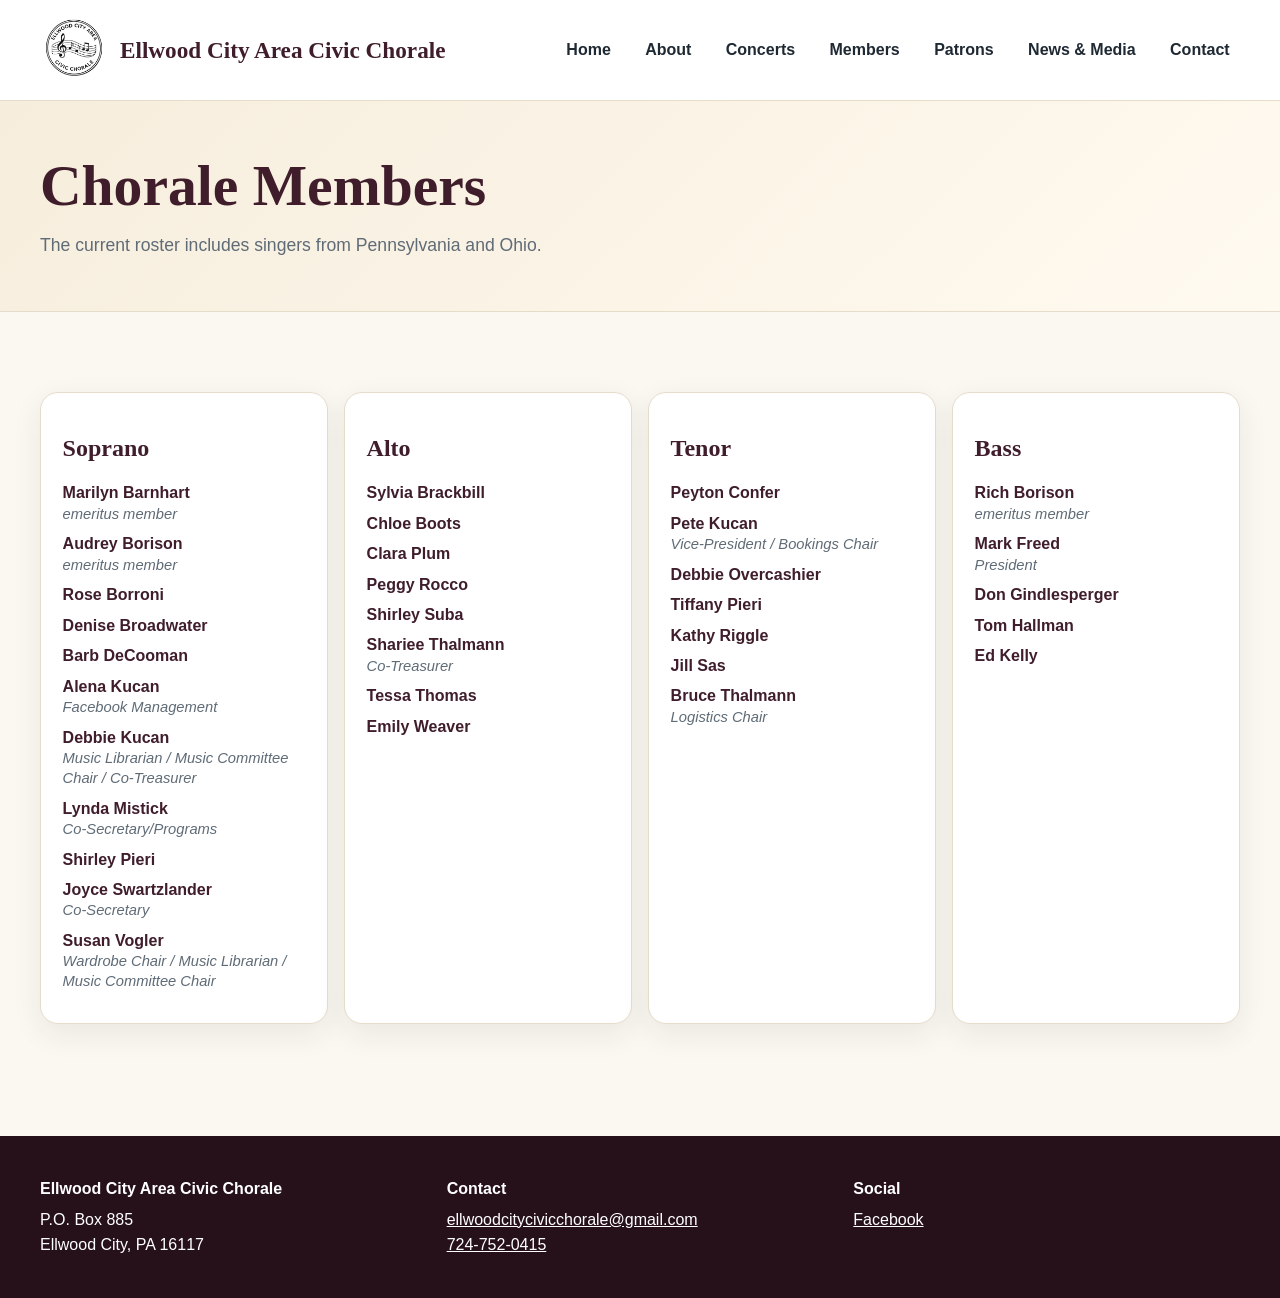
<file: ellwood-chorale-demo/members.html>
<!doctype html><html lang="en"><head><meta charset="utf-8"><meta name="viewport" content="width=device-width, initial-scale=1"><title>Members | Ellwood City Area Civic Chorale</title><meta name="description" content="Ellwood City Area Civic Chorale, a community chorale serving Ellwood City, Pennsylvania and surrounding communities."><link rel="stylesheet" href="assets/css/styles.css"></head><body><header class="site-header"><div class="container header-inner"><a class="brand" href="index.html"><img src="assets/images/chorale-logo.png" alt="Ellwood City Area Civic Chorale logo"><span>Ellwood City Area Civic Chorale</span></a><button class="menu-toggle" type="button" aria-controls="site-nav" aria-expanded="false" aria-label="Open navigation menu" data-menu-toggle><span class="menu-icon" aria-hidden="true"><span></span></span></button><nav id="site-nav" class="site-nav" aria-label="Main navigation">
  <a href="index.html">Home</a><a href="about.html">About</a><a href="concerts.html">Concerts</a><a href="members.html">Members</a><a href="patrons.html">Patrons</a><a href="media.html">News & Media</a><a href="contact.html">Contact</a>
</nav></div></header><main><section class="page-title"><div class="container"><h1>Chorale Members</h1><p>The current roster includes singers from Pennsylvania and Ohio.</p></div></section><section class="section"><div class="container voice-grid"><article class="card"><h2>Soprano</h2><ul class="member-list"><li><span class="member-name">Marilyn Barnhart</span> <span class="member-note">emeritus member</span></li><li><span class="member-name">Audrey Borison</span> <span class="member-note">emeritus member</span></li><li><span class="member-name">Rose Borroni</span></li><li><span class="member-name">Denise Broadwater</span></li><li><span class="member-name">Barb DeCooman</span></li><li><span class="member-name">Alena Kucan</span> <span class="member-note">Facebook Management</span></li><li><span class="member-name">Debbie Kucan</span> <span class="member-note">Music Librarian / Music Committee Chair / Co-Treasurer</span></li><li><span class="member-name">Lynda Mistick</span> <span class="member-note">Co-Secretary/Programs</span></li><li><span class="member-name">Shirley Pieri</span></li><li><span class="member-name">Joyce Swartzlander</span> <span class="member-note">Co-Secretary</span></li><li><span class="member-name">Susan Vogler</span> <span class="member-note">Wardrobe Chair / Music Librarian / Music Committee Chair</span></li></ul></article><article class="card"><h2>Alto</h2><ul class="member-list"><li><span class="member-name">Sylvia Brackbill</span></li><li><span class="member-name">Chloe Boots</span></li><li><span class="member-name">Clara Plum</span></li><li><span class="member-name">Peggy Rocco</span></li><li><span class="member-name">Shirley Suba</span></li><li><span class="member-name">Shariee Thalmann</span> <span class="member-note">Co-Treasurer</span></li><li><span class="member-name">Tessa Thomas</span></li><li><span class="member-name">Emily Weaver</span></li></ul></article><article class="card"><h2>Tenor</h2><ul class="member-list"><li><span class="member-name">Peyton Confer</span></li><li><span class="member-name">Pete Kucan</span> <span class="member-note">Vice-President / Bookings Chair</span></li><li><span class="member-name">Debbie Overcashier</span></li><li><span class="member-name">Tiffany Pieri</span></li><li><span class="member-name">Kathy Riggle</span></li><li><span class="member-name">Jill Sas</span></li><li><span class="member-name">Bruce Thalmann</span> <span class="member-note">Logistics Chair</span></li></ul></article><article class="card"><h2>Bass</h2><ul class="member-list"><li><span class="member-name">Rich Borison</span> <span class="member-note">emeritus member</span></li><li><span class="member-name">Mark Freed</span> <span class="member-note">President</span></li><li><span class="member-name">Don Gindlesperger</span></li><li><span class="member-name">Tom Hallman</span></li><li><span class="member-name">Ed Kelly</span></li></ul></article></div></section></main><footer class="site-footer"><div class="container footer-grid"><div><strong>Ellwood City Area Civic Chorale</strong><p>P.O. Box 885<br>Ellwood City, PA 16117</p></div><div><strong>Contact</strong><p><a href="mailto:ellwoodcitycivicchorale@gmail.com">ellwoodcitycivicchorale@gmail.com</a><br><a href="tel:+17247520415">724-752-0415</a></p></div><div><strong>Social</strong><p><a href="https://www.facebook.com/ellwoodcityareacivicchorale1954" target="_blank" rel="noopener noreferrer">Facebook</a></p></div></div></footer><script src="assets/js/menu.js"></script></body></html>
</file>
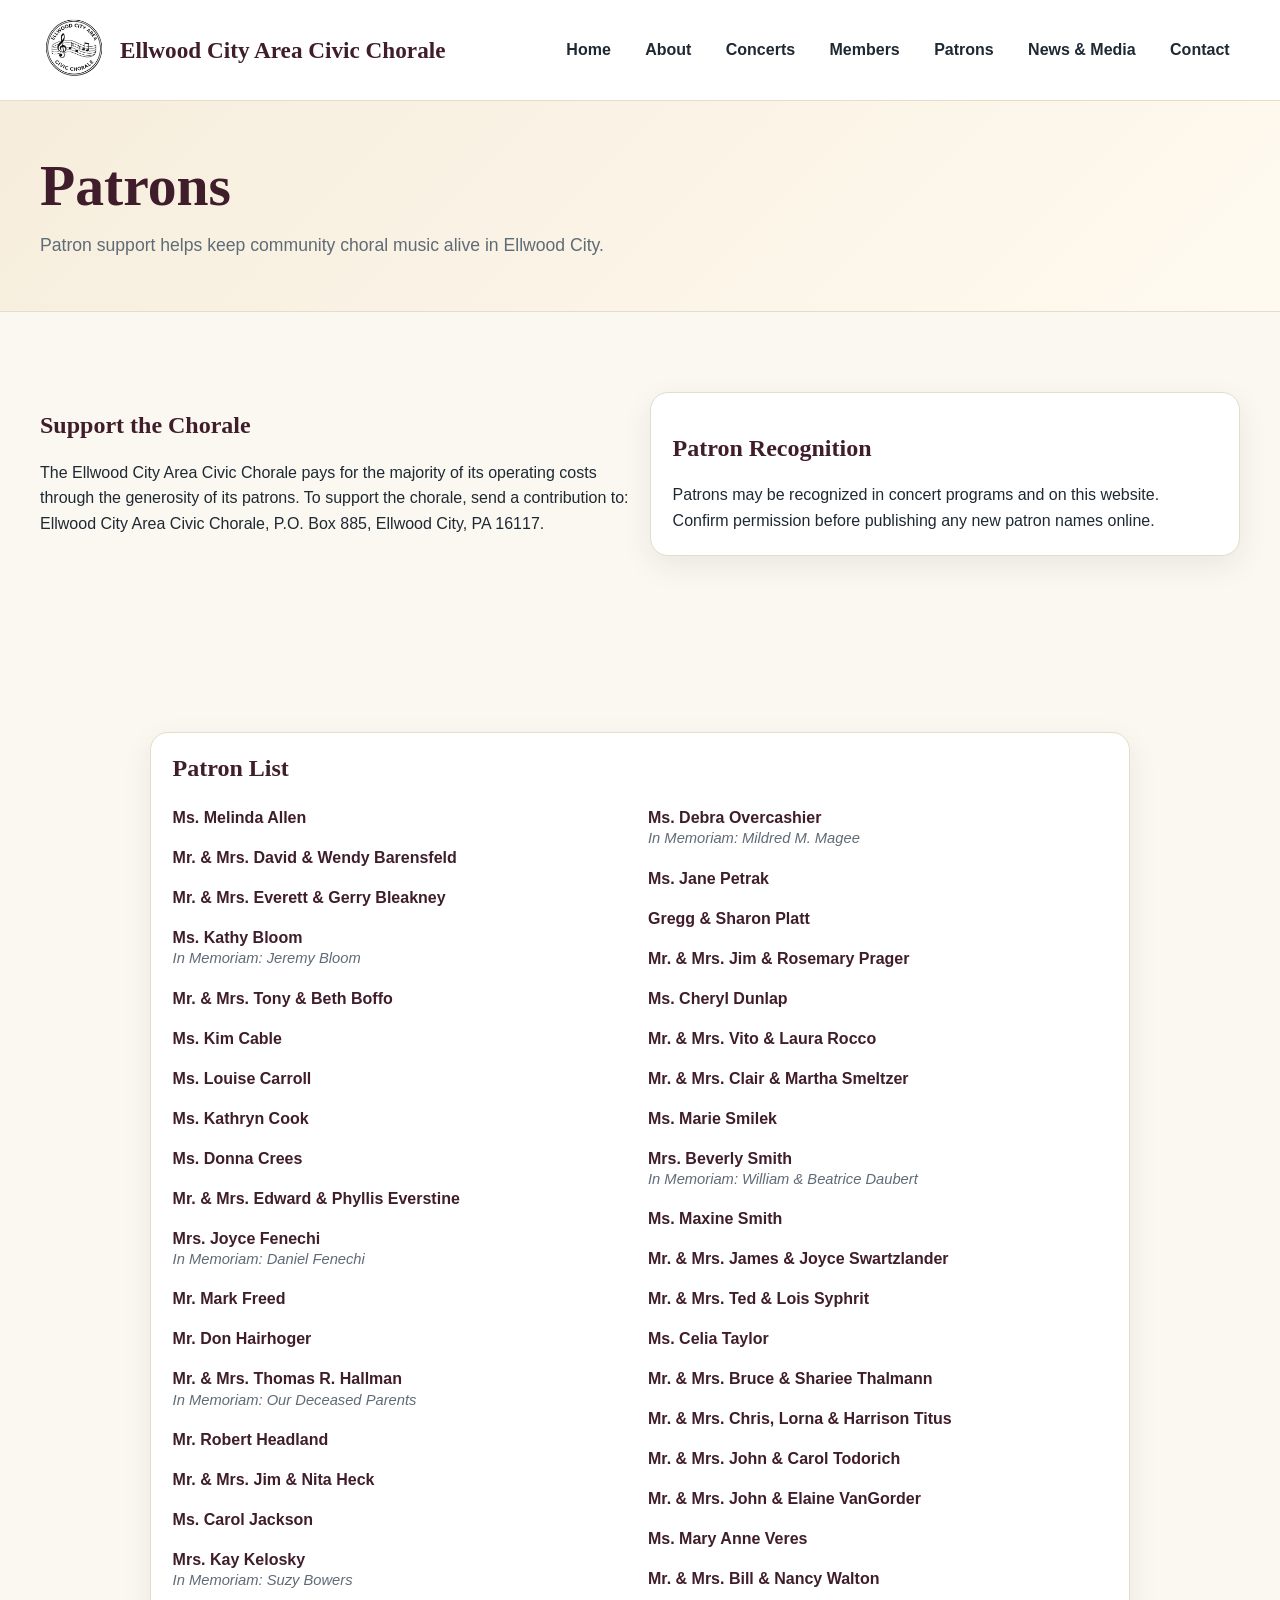
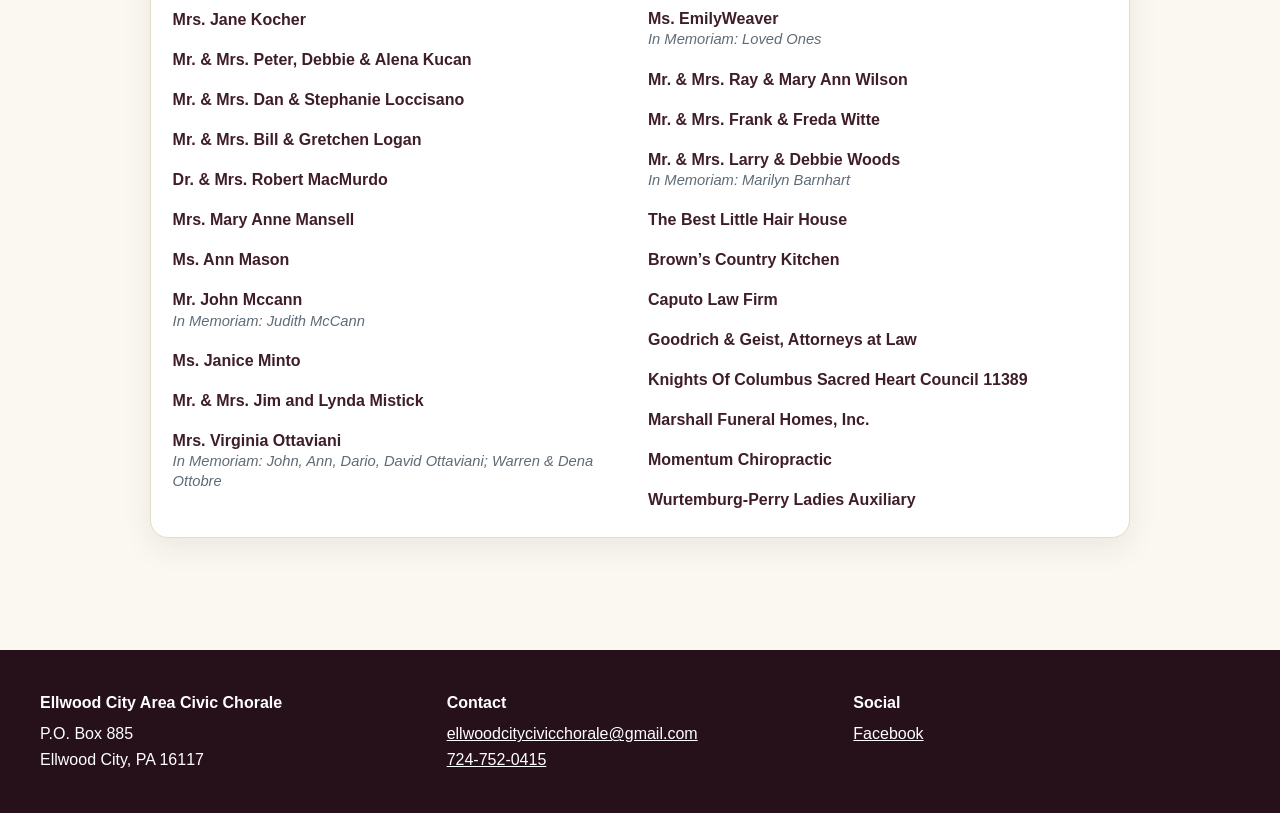
<file: ellwood-chorale-demo/patrons.html>
<!DOCTYPE html>
<html lang="en"><head><meta charset="utf-8"/><meta content="width=device-width, initial-scale=1" name="viewport"/><title>Patrons | Ellwood City Area Civic Chorale</title><meta content="Ellwood City Area Civic Chorale, a community chorale serving Ellwood City, Pennsylvania and surrounding communities." name="description"/><link href="assets/css/styles.css" rel="stylesheet"/></head><body><header class="site-header"><div class="container header-inner"><a class="brand" href="index.html"><img alt="Ellwood City Area Civic Chorale logo" src="assets/images/chorale-logo.png"/><span>Ellwood City Area Civic Chorale</span></a><button class="menu-toggle" type="button" aria-controls="site-nav" aria-expanded="false" aria-label="Open navigation menu" data-menu-toggle><span class="menu-icon" aria-hidden="true"><span></span></span></button><nav id="site-nav" aria-label="Main navigation" class="site-nav">
<a href="index.html">Home</a><a href="about.html">About</a><a href="concerts.html">Concerts</a><a href="members.html">Members</a><a href="patrons.html">Patrons</a><a href="media.html">News &amp; Media</a><a href="contact.html">Contact</a>
</nav></div></header><main><section class="page-title"><div class="container"><h1>Patrons</h1><p>Patron support helps keep community choral music alive in Ellwood City.</p></div></section><section class="section"><div class="container grid two"><div><h2>Support the Chorale</h2><p>The Ellwood City Area Civic Chorale pays for the majority of its operating costs through the generosity of its patrons. To support the chorale, send a contribution to: Ellwood City Area Civic Chorale, P.O. Box 885, Ellwood City, PA 16117.</p></div><div class="card"><h2>Patron Recognition</h2><p>Patrons may be recognized in concert programs and on this website. Confirm permission before publishing any new patron names online.</p></div></div></section><section class="section muted"><div class="container"><div class="card patron-list-card"><h2>Patron List</h2><ul class="member-list patron-list"><li><span class="member-name">Ms. Melinda Allen</span></li><li><span class="member-name">Mr. &amp; Mrs. David &amp; Wendy Barensfeld</span></li><li><span class="member-name">Mr. &amp; Mrs. Everett &amp; Gerry Bleakney</span></li><li><span class="member-name">Ms. Kathy Bloom</span> <span class="member-note">In Memoriam: Jeremy Bloom</span></li><li><span class="member-name">Mr. &amp; Mrs. Tony &amp; Beth Boffo</span></li><li><span class="member-name">Ms. Kim Cable</span></li><li><span class="member-name">Ms. Louise Carroll</span></li><li><span class="member-name">Ms. Kathryn Cook</span></li><li><span class="member-name">Ms. Donna Crees</span></li><li><span class="member-name">Mr. &amp; Mrs. Edward &amp; Phyllis Everstine</span></li><li><span class="member-name">Mrs. Joyce Fenechi</span> <span class="member-note">In Memoriam: Daniel Fenechi</span></li><li><span class="member-name">Mr. Mark Freed</span></li><li><span class="member-name">Mr. Don Hairhoger</span></li><li><span class="member-name">Mr. &amp; Mrs. Thomas R. Hallman</span> <span class="member-note">In Memoriam: Our Deceased Parents</span></li><li><span class="member-name">Mr. Robert Headland</span></li><li><span class="member-name">Mr. &amp; Mrs. Jim &amp; Nita Heck</span></li><li><span class="member-name">Ms. Carol Jackson</span></li><li><span class="member-name">Mrs. Kay Kelosky</span> <span class="member-note">In Memoriam: Suzy Bowers</span></li><li><span class="member-name">Mrs. Jane Kocher</span></li><li><span class="member-name">Mr. &amp; Mrs. Peter, Debbie &amp; Alena Kucan</span></li><li><span class="member-name">Mr. &amp; Mrs. Dan &amp; Stephanie Loccisano</span></li><li><span class="member-name">Mr. &amp; Mrs. Bill &amp; Gretchen Logan</span></li><li><span class="member-name">Dr. &amp; Mrs. Robert MacMurdo</span></li><li><span class="member-name">Mrs. Mary Anne Mansell</span></li><li><span class="member-name">Ms. Ann Mason</span></li><li><span class="member-name">Mr. John Mccann</span> <span class="member-note">In Memoriam: Judith McCann</span></li><li><span class="member-name">Ms. Janice Minto</span></li><li><span class="member-name">Mr. &amp; Mrs. Jim and Lynda Mistick</span></li><li><span class="member-name">Mrs. Virginia Ottaviani</span> <span class="member-note">In Memoriam: John, Ann, Dario, David Ottaviani; Warren &amp; Dena Ottobre</span></li><li><span class="member-name">Ms. Debra Overcashier</span> <span class="member-note">In Memoriam: Mildred M. Magee</span></li><li><span class="member-name">Ms. Jane Petrak</span></li><li><span class="member-name">Gregg &amp; Sharon Platt</span></li><li><span class="member-name">Mr. &amp; Mrs. Jim &amp; Rosemary Prager</span></li><li><span class="member-name">Ms. Cheryl Dunlap</span></li><li><span class="member-name">Mr. &amp; Mrs. Vito &amp; Laura Rocco</span></li><li><span class="member-name">Mr. &amp; Mrs. Clair &amp; Martha Smeltzer</span></li><li><span class="member-name">Ms. Marie Smilek</span></li><li><span class="member-name">Mrs. Beverly Smith</span> <span class="member-note">In Memoriam: William &amp; Beatrice Daubert</span></li><li><span class="member-name">Ms. Maxine Smith</span></li><li><span class="member-name">Mr. &amp; Mrs. James &amp; Joyce Swartzlander</span></li><li><span class="member-name">Mr. &amp; Mrs. Ted &amp; Lois Syphrit</span></li><li><span class="member-name">Ms. Celia Taylor</span></li><li><span class="member-name">Mr. &amp; Mrs. Bruce &amp; Shariee Thalmann</span></li><li><span class="member-name">Mr. &amp; Mrs. Chris, Lorna &amp; Harrison Titus</span></li><li><span class="member-name">Mr. &amp; Mrs. John &amp; Carol Todorich</span></li><li><span class="member-name">Mr. &amp; Mrs. John &amp; Elaine VanGorder</span></li><li><span class="member-name">Ms. Mary Anne Veres</span></li><li><span class="member-name">Mr. &amp; Mrs. Bill &amp; Nancy Walton</span></li><li><span class="member-name">Ms. EmilyWeaver</span> <span class="member-note">In Memoriam: Loved Ones</span></li><li><span class="member-name">Mr. &amp; Mrs. Ray &amp; Mary Ann Wilson</span></li><li><span class="member-name">Mr. &amp; Mrs. Frank &amp; Freda Witte</span></li><li><span class="member-name">Mr. &amp; Mrs. Larry &amp; Debbie Woods</span> <span class="member-note">In Memoriam: Marilyn Barnhart</span></li><li><span class="member-name">The Best Little Hair House</span></li><li><span class="member-name">Brown’s Country Kitchen</span></li><li><span class="member-name">Caputo Law Firm</span></li><li><span class="member-name">Goodrich &amp; Geist, Attorneys at Law</span></li><li><span class="member-name">Knights Of Columbus Sacred Heart Council 11389</span></li><li><span class="member-name">Marshall Funeral Homes, Inc.</span></li><li><span class="member-name">Momentum Chiropractic</span></li><li><span class="member-name">Wurtemburg-Perry Ladies Auxiliary</span></li></ul></div></div></section></main><footer class="site-footer"><div class="container footer-grid"><div><strong>Ellwood City Area Civic Chorale</strong><p>P.O. Box 885<br/>Ellwood City, PA 16117</p></div><div><strong>Contact</strong><p><a href="mailto:ellwoodcitycivicchorale@gmail.com">ellwoodcitycivicchorale@gmail.com</a><br/><a href="tel:+17247520415">724-752-0415</a></p></div><div><strong>Social</strong><p><a href="https://www.facebook.com/ellwoodcityareacivicchorale1954" rel="noopener noreferrer" target="_blank">Facebook</a></p></div></div></footer><script src="assets/js/menu.js"></script></body></html>
</file>
<file: bob/styles.css>
:root {
  --navy: #163b56;
  --lake: #2f6f8f;
  --lake-light: #6fa7bd;
  --gold: #d6a24d;
  --cream: #f7f1e6;
  --pine: #385d4b;
  --charcoal: #20292f;
  --mist: #eef2f2;
  --white: #ffffff;
  --shadow: 0 20px 50px rgba(20, 46, 64, .16);
}

* { box-sizing: border-box; }
html { scroll-behavior: smooth; }
body {
  margin: 0;
  color: var(--charcoal);
  background: var(--cream);
  font-family: Inter, ui-sans-serif, system-ui, -apple-system, BlinkMacSystemFont, "Segoe UI", sans-serif;
  line-height: 1.6;
}
img { max-width: 100%; display: block; }
a { color: inherit; text-decoration: none; }
.container { width: min(1160px, calc(100% - 40px)); margin: 0 auto; }
.eyebrow { letter-spacing: .14em; text-transform: uppercase; font-size: .78rem; font-weight: 800; color: var(--gold); }

.site-header {
  position: sticky; top: 0; z-index: 20;
  background: rgba(247, 241, 230, .94);
  backdrop-filter: blur(12px);
  border-bottom: 1px solid rgba(22, 59, 86, .12);
}
.nav { min-height: 76px; display: flex; align-items: center; justify-content: space-between; gap: 24px; }
.brand { display: flex; align-items: center; gap: 12px; font-family: Georgia, serif; font-weight: 800; color: var(--navy); }
.brand-mark { width: 54px; height: 38px; object-fit: cover; border-radius: 50%; border: 2px solid var(--navy); }
.nav-links { display: flex; align-items: center; gap: 24px; font-size: .95rem; font-weight: 650; }
.nav-links a:not(.btn):hover { color: var(--lake); }
.btn {
  display: inline-flex; align-items: center; justify-content: center; gap: 8px;
  padding: 13px 20px; border-radius: 999px; font-weight: 800;
  background: var(--navy); color: white; border: 2px solid var(--navy);
  transition: transform .18s ease, background .18s ease;
}
.btn:hover { transform: translateY(-1px); background: #0e2e45; }
.btn.alt { background: transparent; color: var(--navy); }
.btn.alt:hover { background: rgba(22,59,86,.06); }

.hero {
  min-height: 720px;
  display: grid; align-items: center;
  background:
    linear-gradient(90deg, rgba(15, 43, 62, .94) 0%, rgba(15,43,62,.78) 42%, rgba(15,43,62,.16) 100%),
    radial-gradient(circle at 78% 35%, rgba(214,162,77,.55), transparent 25%),
    linear-gradient(165deg, #527f95 0 42%, #2b6078 43% 53%, #bd8141 54% 61%, #284f61 62% 100%);
  color: white;
  overflow: hidden;
  position: relative;
}
.hero::after {
  content: ""; position: absolute; inset: auto -8% -26% 42%; height: 55%;
  background: rgba(255,255,255,.08); border-radius: 50%; transform: rotate(-6deg);
}
.hero-grid { display: grid; grid-template-columns: 1.02fr .98fr; align-items: center; gap: 50px; padding: 72px 0; position: relative; z-index: 2; }
.hero h1 { font-family: Georgia, serif; font-size: clamp(3.3rem, 7vw, 6.5rem); line-height: .94; margin: 10px 0 18px; letter-spacing: -.04em; }
.hero p { font-size: 1.2rem; max-width: 620px; color: rgba(255,255,255,.88); }
.hero-actions { display: flex; gap: 12px; flex-wrap: wrap; margin-top: 28px; }
.hero .btn { background: var(--gold); border-color: var(--gold); color: #182630; }
.hero .btn.alt { background: transparent; color: white; border-color: rgba(255,255,255,.72); }
.sticker-wrap { display: flex; justify-content: center; }
.sticker {
  width: min(610px, 100%);
  filter: drop-shadow(0 28px 40px rgba(0,0,0,.34));
  transform: rotate(2deg);
}

.section { padding: 88px 0; }
.section.white { background: var(--white); }
.section.mist { background: var(--mist); }
.section.dark { background: var(--navy); color: white; }
.section-header { max-width: 760px; margin-bottom: 42px; }
.section-header h2, .page-hero h1 { font-family: Georgia, serif; color: var(--navy); font-size: clamp(2.3rem, 4vw, 4.2rem); line-height: 1.06; margin: 8px 0 16px; letter-spacing: -.03em; }
.section.dark .section-header h2 { color: white; }
.lead { font-size: 1.15rem; color: #4d5b61; }
.section.dark .lead { color: rgba(255,255,255,.78); }

.stats { margin-top: -44px; position: relative; z-index: 5; }
.stats-grid { background: white; border-radius: 20px; box-shadow: var(--shadow); display: grid; grid-template-columns: repeat(5, 1fr); overflow: hidden; }
.stat { padding: 24px; text-align: center; border-right: 1px solid #e8ecec; }
.stat:last-child { border-right: 0; }
.stat strong { display: block; color: var(--navy); font-size: 1.05rem; }
.stat span { color: #7b8589; font-size: .86rem; }

.cards { display: grid; grid-template-columns: repeat(3, 1fr); gap: 22px; }
.card { background: white; border-radius: 20px; overflow: hidden; box-shadow: 0 10px 30px rgba(20,46,64,.08); }
.card-media { min-height: 230px; padding: 24px; display: flex; align-items: end; font-weight: 800; color: white; background: linear-gradient(155deg, var(--lake-light), var(--navy)); }
.card:nth-child(2) .card-media { background: linear-gradient(155deg, #d0a05c, #784d2d); }
.card:nth-child(3) .card-media { background: linear-gradient(155deg, #729176, #365a49); }
.card-body { padding: 24px; }
.card h3 { margin: 0 0 8px; color: var(--navy); font-family: Georgia, serif; font-size: 1.5rem; }
.text-link { color: var(--lake); font-weight: 800; }

.split { display: grid; grid-template-columns: 1fr 1fr; gap: 56px; align-items: center; }
.photo-placeholder {
  min-height: 440px; border-radius: 28px; position: relative; overflow: hidden;
  background: linear-gradient(160deg, #a8c9d2 0 35%, #5d8491 36% 54%, #d2a45c 55% 68%, #264f5e 69% 100%);
  box-shadow: var(--shadow);
}
.photo-placeholder::after { content: "Current property photo goes here"; position: absolute; left: 24px; bottom: 24px; background: rgba(255,255,255,.9); color: var(--navy); border-radius: 999px; padding: 8px 14px; font-size: .82rem; font-weight: 800; }

.cta { padding: 70px 0; background: linear-gradient(135deg, var(--gold), #ebc579); }
.cta-grid { display: flex; justify-content: space-between; align-items: center; gap: 30px; }
.cta h2 { margin: 0; font-family: Georgia, serif; color: #173447; font-size: clamp(2rem, 4vw, 3.6rem); }
.cta p { margin: 8px 0 0; max-width: 700px; }

.site-footer { background: #102f43; color: rgba(255,255,255,.78); padding: 54px 0 26px; }
.footer-grid { display: grid; grid-template-columns: 1.3fr .7fr .7fr; gap: 42px; }
.site-footer h3 { color: white; margin-top: 0; font-family: Georgia, serif; }
.footer-links { display: grid; gap: 8px; }
.footer-bottom { border-top: 1px solid rgba(255,255,255,.14); margin-top: 38px; padding-top: 20px; font-size: .84rem; }

.page-hero { padding: 90px 0 70px; background: linear-gradient(135deg, #e8f0f2, var(--cream)); }
.page-hero p { max-width: 760px; font-size: 1.15rem; }
.placeholder-panel { padding: 34px; border: 2px dashed rgba(22,59,86,.25); border-radius: 22px; background: rgba(255,255,255,.5); }
.list-grid { display: grid; grid-template-columns: repeat(2, 1fr); gap: 18px; }
.info-list { background: white; border-radius: 18px; padding: 24px; box-shadow: 0 8px 24px rgba(20,46,64,.07); }
.info-list h3 { font-family: Georgia, serif; color: var(--navy); margin-top: 0; }
.calendar-demo { display:grid;grid-template-columns:repeat(7,1fr);gap:8px;margin-top:24px; }
.day { background:white;border-radius:10px;min-height:70px;padding:9px;border:1px solid #e2e7e8;font-size:.85rem; }
.day.booked { background:#dce5e8;color:#7a8488;text-decoration:line-through; }
.contact-grid { display:grid;grid-template-columns:.8fr 1.2fr;gap:40px; }
form { display:grid;gap:14px; }
input, textarea { width:100%;padding:14px 15px;border:1px solid #ccd5d8;border-radius:12px;font:inherit;background:white; }
textarea { min-height:160px;resize:vertical; }
.notice { font-size:.88rem;color:#657176; }

@media (max-width: 900px) {
  .nav-links a:not(.btn) { display:none; }
  .hero { min-height: auto; }
  .hero-grid, .split, .contact-grid { grid-template-columns: 1fr; }
  .hero-grid { padding: 56px 0 90px; }
  .sticker { width: min(540px, 92%); }
  .stats-grid { grid-template-columns: repeat(2, 1fr); }
  .stat { border-bottom: 1px solid #e8ecec; }
  .cards { grid-template-columns: 1fr; }
  .footer-grid { grid-template-columns: 1fr; }
  .cta-grid { align-items:flex-start; flex-direction:column; }
}
@media (max-width: 560px) {
  .container { width: min(100% - 26px, 1160px); }
  .brand span { display:none; }
  .nav { min-height:68px; }
  .hero h1 { font-size: 3.25rem; }
  .stats-grid { grid-template-columns: 1fr; }
  .section { padding: 68px 0; }
  .list-grid { grid-template-columns: 1fr; }
}
</file>
<file: ellwood-chorale-demo/assets/css/styles.css>
:root {
  --color-bg: #fbf8f1;
  --color-surface: #ffffff;
  --color-text: #1f2933;
  --color-muted: #5f6b76;
  --color-primary: #3f1d2b;
  --color-primary-light: #6f3046;
  --color-accent: #b0893f;
  --color-border: #e5dcc9;
  --shadow: 0 10px 30px rgba(31, 41, 51, 0.08);
  --radius: 18px;
  --max-width: 1200px;
}

* {
  box-sizing: border-box;
}

html {
  scroll-behavior: smooth;
}

body {
  margin: 0;
  font-family: Arial, Helvetica, sans-serif;
  line-height: 1.6;
  color: var(--color-text);
  background: var(--color-bg);
}

a {
  color: var(--color-primary-light);
  text-decoration: none;
}

a:hover,
a:focus {
  text-decoration: underline;
}

img {
  max-width: 100%;
  display: block;
}

.container {
  width: min(100% - 2rem, var(--max-width));
  margin-inline: auto;
}

.skip-link {
  position: absolute;
  left: -999px;
  top: 1rem;
  background: var(--color-primary);
  color: white;
  padding: .75rem 1rem;
  z-index: 100;
}

.skip-link:focus {
  left: 1rem;
}

.site-header {
  background: var(--color-surface);
  border-bottom: 1px solid var(--color-border);
  position: sticky;
  top: 0;
  z-index: 10;
}

.header-inner {
  display: flex;
  align-items: center;
  justify-content: space-between;
  gap: 1rem;
  padding: 1rem 0;
}

.logo {
  color: var(--color-primary);
  font-family: Georgia, 'Times New Roman', serif;
  font-weight: 700;
  font-size: clamp(1.1rem, 2vw, 1.45rem);
  line-height: 1.2;
}

.logo span {
  display: block;
  color: var(--color-muted);
  font-family: Arial, Helvetica, sans-serif;
  font-size: .8rem;
  font-weight: 500;
  letter-spacing: .03em;
  text-transform: uppercase;
}

.nav-list {
  display: flex;
  flex-wrap: wrap;
  justify-content: flex-end;
  gap: .4rem .9rem;
  list-style: none;
  padding: 0;
  margin: 0;
}

.nav-list a {
  display: inline-block;
  padding: .35rem .2rem;
  color: var(--color-text);
  font-weight: 600;
}

.nav-list a.active,
.nav-list a:hover {
  color: var(--color-primary-light);
}

.hero {
  background:
    linear-gradient(rgba(63, 29, 43, .82), rgba(63, 29, 43, .82)),
    url('../images/hero-placeholder.svg') center/cover;
  color: white;
  padding: clamp(4rem, 10vw, 7rem) 0;
}

.hero-content {
  max-width: 760px;
}

.eyebrow {
  color: var(--color-accent);
  font-weight: 700;
  letter-spacing: .1em;
  text-transform: uppercase;
  margin-bottom: .5rem;
}

h1,
h2,
h3 {
  font-family: Georgia, 'Times New Roman', serif;
  line-height: 1.15;
  color: var(--color-primary);
}

.hero h1 {
  color: white;
  font-size: clamp(2.3rem, 6vw, 4.8rem);
  margin: 0 0 1rem;
}

.hero p {
  font-size: clamp(1.05rem, 2.5vw, 1.35rem);
  margin-bottom: 1.5rem;
}

.button-row {
  display: flex;
  flex-wrap: wrap;
  gap: .75rem;
}

.button {
  display: inline-block;
  background: var(--color-accent);
  color: #1b1608;
  font-weight: 700;
  padding: .8rem 1.1rem;
  border-radius: 999px;
  border: 2px solid var(--color-accent);
}

.button.secondary {
  background: transparent;
  color: white;
  border-color: rgba(255,255,255,.85);
}

.button.light-secondary {
  background: white;
  border-color: var(--color-border);
  color: var(--color-primary);
}

.section {
  padding: clamp(3rem, 7vw, 5rem) 0;
}

.section-title {
  font-size: clamp(1.9rem, 4vw, 2.8rem);
  margin: 0 0 .75rem;
}

.section-intro {
  color: var(--color-muted);
  max-width: 760px;
  margin: 0 0 2rem;
  font-size: 1.05rem;
}

.grid {
  display: grid;
  grid-template-columns: repeat(3, 1fr);
  gap: 1.25rem;
}

.grid.two {
  grid-template-columns: repeat(2, 1fr);
}

.card {
  background: var(--color-surface);
  border: 1px solid var(--color-border);
  border-radius: var(--radius);
  padding: 1.35rem;
  box-shadow: var(--shadow);
}

.card h3 {
  margin-top: 0;
  font-size: 1.35rem;
}

.card p:last-child,
.card ul:last-child {
  margin-bottom: 0;
}

.event-card {
  border-left: 6px solid var(--color-accent);
}

.event-meta {
  color: var(--color-muted);
  font-weight: 700;
  margin-bottom: .5rem;
}

.callout {
  background: var(--color-primary);
  color: white;
  border-radius: var(--radius);
  padding: clamp(1.5rem, 4vw, 2.5rem);
  box-shadow: var(--shadow);
}

.callout h2,
.callout h3 {
  color: white;
  margin-top: 0;
}

.callout a {
  color: white;
  font-weight: 700;
  text-decoration: underline;
}

.page-header {
  padding: 3.25rem 0;
  background: linear-gradient(135deg, #f6eddc, #fffaf0);
  border-bottom: 1px solid var(--color-border);
}

.page-header h1 {
  font-size: clamp(2rem, 5vw, 3.6rem);
  margin: 0 0 .75rem;
}

.page-header p {
  color: var(--color-muted);
  max-width: 760px;
  font-size: 1.1rem;
  margin: 0;
}

.media-list {
  display: grid;
  gap: 1rem;
}

.media-item {
  display: grid;
  grid-template-columns: 140px 1fr;
  gap: 1rem;
  align-items: center;
}

.media-thumb {
  min-height: 90px;
  background: #efe5d1;
  border-radius: 12px;
  display: grid;
  place-items: center;
  color: var(--color-primary);
  font-weight: 700;
}

.footer {
  background: #26111a;
  color: white;
  padding: 2.5rem 0;
}

.footer a {
  color: white;
  text-decoration: underline;
}

.footer-inner {
  display: flex;
  justify-content: space-between;
  gap: 1rem;
  flex-wrap: wrap;
}

.footer p {
  margin: .25rem 0;
}

.notice {
  background: #fff7df;
  border: 1px solid #ead59b;
  border-radius: 12px;
  padding: 1rem;
  color: #4b3811;
}

@media (max-width: 840px) {
  .header-inner {
    align-items: flex-start;
    flex-direction: column;
  }

  .nav-list {
    justify-content: flex-start;
  }

  .grid,
  .grid.two {
    grid-template-columns: 1fr;
  }

  .media-item {
    grid-template-columns: 1fr;
  }
}


.alt-section {
  background: #f7efe2;
  border-top: 1px solid var(--color-border);
  border-bottom: 1px solid var(--color-border);
}

.grid.three {
  grid-template-columns: repeat(3, 1fr);
}

.bio-card {
  display: grid;
  grid-template-columns: 120px 1fr;
  gap: 1rem;
  align-items: start;
}

.portrait-placeholder {
  min-height: 140px;
  border-radius: 14px;
  background: #efe5d1;
  display: grid;
  place-items: center;
  text-align: center;
  color: var(--color-primary);
  font-weight: 700;
  padding: .75rem;
}

.patron-event {
  border-left-color: var(--color-primary-light);
}

.patron-levels {
  display: grid;
  gap: 1rem;
}

.patron-level h3 {
  border-bottom: 1px solid var(--color-border);
  padding-bottom: .5rem;
}

.patron-list {
  list-style: none;
  margin: 0;
  padding: 0;
}

.patron-list li {
  padding: .3rem 0;
}

.patron-list.columns {
  columns: 2;
  column-gap: 2rem;
}

@media (max-width: 840px) {
  .grid.three {
    grid-template-columns: 1fr;
  }

  .bio-card {
    grid-template-columns: 1fr;
  }

  .patron-list.columns {
    columns: 1;
  }
}

.concert-list {
  display: grid;
  gap: 1rem;
}

.concert-list-item {
  display: grid;
  grid-template-columns: minmax(180px, 260px) 1fr;
  gap: 1.25rem;
  align-items: start;
}

.concert-date-block {
  color: var(--color-primary);
  font-weight: 700;
}

.concert-date-block span {
  display: block;
}

.event-status {
  color: var(--color-muted);
  font-size: .9rem;
  font-weight: 600;
  margin-top: .35rem;
  text-transform: uppercase;
  letter-spacing: .04em;
}

.past-event {
  opacity: .58;
  box-shadow: none;
  background: #f7f2e8;
}

.past-event h3,
.past-event .concert-date-block {
  color: var(--color-muted);
}

@media (max-width: 720px) {
  .concert-list-item {
    grid-template-columns: 1fr;
  }
}


/* v4 additions */
.brand img{width:54px;height:54px;margin-right:.75rem;vertical-align:middle}
.bio-grid,.voice-grid,.contact-grid,.patron-columns{display:grid;grid-template-columns:repeat(auto-fit,minmax(240px,1fr));gap:1rem}
.member-list{columns:2 260px;list-style:none;padding-left:0}
.member-list li{break-inside:avoid;margin:0 0 .35rem}
.role-note{color:#5f665f;font-size:.95rem}
.closed-event{border-left:5px solid #777}
.closed-event .event-status{background:#eee;color:#444}
.logo-feature{display:flex;align-items:center;gap:1rem;flex-wrap:wrap}
.logo-feature img{width:120px;height:120px}
.notice{background:#fff7e6;border:1px solid #ecd39b;border-radius:12px;padding:1rem}

/* v5 formatting fixes */
.brand {
  display: flex;
  align-items: center;
  gap: .75rem;
  color: var(--color-primary);
  font-family: Georgia, 'Times New Roman', serif;
  font-weight: 700;
  font-size: clamp(1.1rem, 2vw, 1.45rem);
  line-height: 1.15;
  min-width: min(100%, 260px);
  white-space: nowrap;
}

.brand:hover,
.brand:focus {
  text-decoration: none;
}

.brand img {
  width: 68px;
  height: 68px;
  object-fit: contain;
  flex: 0 0 auto;
  margin-right: 0;
  border-radius: 50%;
}

.site-nav {
  display: flex;
  flex-wrap: wrap;
  justify-content: flex-end;
  gap: .45rem .85rem;
  align-items: center;
}

.site-nav a {
  display: inline-block;
  padding: .45rem .65rem;
  border-radius: 999px;
  color: var(--color-text);
  font-weight: 700;
  white-space: nowrap;
}

.site-nav a:hover,
.site-nav a:focus {
  background: #f4ead9;
  color: var(--color-primary-light);
  text-decoration: none;
}

.page-title {
  padding: 3.25rem 0;
  background: linear-gradient(135deg, #f6eddc, #fffaf0);
  border-bottom: 1px solid var(--color-border);
}

.page-title h1 {
  font-size: clamp(2rem, 5vw, 3.6rem);
  margin: 0 0 .75rem;
}

.page-title p {
  color: var(--color-muted);
  max-width: 760px;
  font-size: 1.1rem;
  margin: 0;
}

.site-footer {
  background: #26111a;
  color: white;
  padding: 2.5rem 0;
  margin-top: 2rem;
}

.site-footer a {
  color: white;
  overflow-wrap: anywhere;
  word-break: break-word;
  text-decoration: underline;
}

.footer-grid {
  display: grid;
  grid-template-columns: repeat(3, minmax(0, 1fr));
  gap: 1.25rem;
}

.footer-grid p {
  margin: .35rem 0 0;
}

.card a,
.contact-grid a {
  overflow-wrap: anywhere;
  word-break: break-word;
}

.member-list li {
  line-height: 1.35;
  margin-bottom: .55rem;
}

.member-name {
  display: inline;
  font-weight: 800;
  color: var(--color-primary);
}

.member-note {
  display: block;
  color: var(--color-muted);
  font-size: .92rem;
  font-style: italic;
  margin-top: .05rem;
}

.logo-feature img {
  width: min(100%, 240px);
  height: auto;
  object-fit: contain;
  border-radius: 50%;
  background: white;
  padding: .25rem;
}

@media (max-width: 920px) {
  .header-inner {
    align-items: flex-start;
    flex-direction: column;
  }

  .site-nav {
    justify-content: flex-start;
  }
}

@media (max-width: 640px) {
  .site-nav {
    gap: .35rem;
  }

  .site-nav a {
    padding: .4rem .55rem;
    font-size: .95rem;
  }

  .footer-grid {
    grid-template-columns: 1fr;
  }

  .brand img {
    width: 58px;
    height: 58px;
  }
}

/* v6 refinements */
.hero {
  padding: clamp(2rem, 5vw, 3.5rem) 0;
}

.hero-grid {
  display: grid;
  grid-template-columns: minmax(0, 1.4fr) minmax(220px, .6fr);
  gap: 2rem;
  align-items: center;
}

.hero h1 {
  font-size: clamp(2rem, 5vw, 3.8rem);
}

.hero p {
  margin-bottom: 1.15rem;
}

.hero-image {
  max-height: 240px;
  width: 100%;
  object-fit: cover;
  border-radius: var(--radius);
  box-shadow: var(--shadow);
}

.brand img {
  background: white;
}

.logo-feature img {
  width: min(100%, 280px);
  height: auto;
}

.contact-stack {
  display: grid;
  grid-template-columns: 1fr;
  gap: 1rem;
  max-width: 760px;
  margin: 0 auto;
  text-align: center;
}

.contact-stack a,
.contact-stack p {
  overflow-wrap: anywhere;
  word-break: break-word;
}

.patron-list .member-name {
  display: inline;
  font-weight: 800;
  color: var(--color-primary);
}

.patron-list .member-note {
  display: block;
  color: var(--color-muted);
  font-size: .92rem;
  font-style: italic;
  margin-top: .05rem;
}

@media (max-width: 820px) {
  .hero-grid {
    grid-template-columns: 1fr;
  }

  .hero-image {
    max-height: 180px;
  }
}

.patron-list-card {
  max-width: 980px;
  margin: 1rem auto 0;
}

.patron-list-card h2 {
  margin-top: 0;
}


/* v8 mobile navigation refinements */
.brand span {
  white-space: nowrap;
}

.menu-toggle {
  display: none;
  width: 44px;
  height: 44px;
  border: 1px solid var(--color-border);
  border-radius: 999px;
  background: var(--color-surface);
  color: var(--color-primary);
  cursor: pointer;
  align-items: center;
  justify-content: center;
  padding: 0;
  flex: 0 0 auto;
}

.menu-toggle:hover,
.menu-toggle:focus {
  background: #f4ead9;
  outline: none;
}

.menu-icon {
  position: relative;
  width: 22px;
  height: 16px;
  display: inline-block;
}

.menu-icon span,
.menu-icon::before,
.menu-icon::after {
  content: "";
  position: absolute;
  left: 0;
  width: 22px;
  height: 2px;
  background: var(--color-primary);
  border-radius: 999px;
  transition: transform .22s ease, opacity .18s ease, top .22s ease;
}

.menu-icon::before { top: 0; }
.menu-icon span { top: 7px; }
.menu-icon::after { top: 14px; }

.menu-toggle[aria-expanded="true"] .menu-icon::before {
  top: 7px;
  transform: rotate(45deg);
}

.menu-toggle[aria-expanded="true"] .menu-icon span {
  opacity: 0;
}

.menu-toggle[aria-expanded="true"] .menu-icon::after {
  top: 7px;
  transform: rotate(-45deg);
}

@media (max-width: 920px) {
  body.menu-open {
    overflow: hidden;
  }

  .site-header {
    z-index: 1000;
  }

  .header-inner {
    flex-direction: row;
    align-items: center;
    flex-wrap: wrap;
    gap: .75rem;
  }

  .brand {
    flex: 1 1 auto;
    min-width: 0;
    max-width: calc(100% - 60px);
  }

  .brand span {
    overflow: hidden;
    text-overflow: ellipsis;
  }

  .menu-toggle {
    display: inline-flex;
  }

  .site-nav {
    flex-basis: 100%;
    flex-direction: column;
    align-items: stretch;
    justify-content: flex-start;
    gap: 0;
    width: 100%;
    max-height: 0;
    overflow: hidden;
    opacity: 0;
    pointer-events: none;
    transition: max-height .28s ease, opacity .18s ease;
    border-top: 1px solid transparent;
  }

  .site-nav.is-open {
    max-height: 70vh;
    opacity: 1;
    pointer-events: auto;
    overflow-y: auto;
    border-top-color: var(--color-border);
    margin-top: .5rem;
  }

  .site-nav a {
    border-radius: 0;
    border-bottom: 1px solid var(--color-border);
    padding: .85rem .25rem;
    width: 100%;
  }

  .site-nav a:hover,
  .site-nav a:focus {
    background: #f4ead9;
  }
}

@media (min-width: 921px) {
  .site-nav {
    max-height: none !important;
    opacity: 1 !important;
    pointer-events: auto !important;
    overflow: visible !important;
  }
}

@media (prefers-reduced-motion: reduce) {
  .site-nav,
  .menu-icon span,
  .menu-icon::before,
  .menu-icon::after {
    transition: none;
  }
}
</file>
